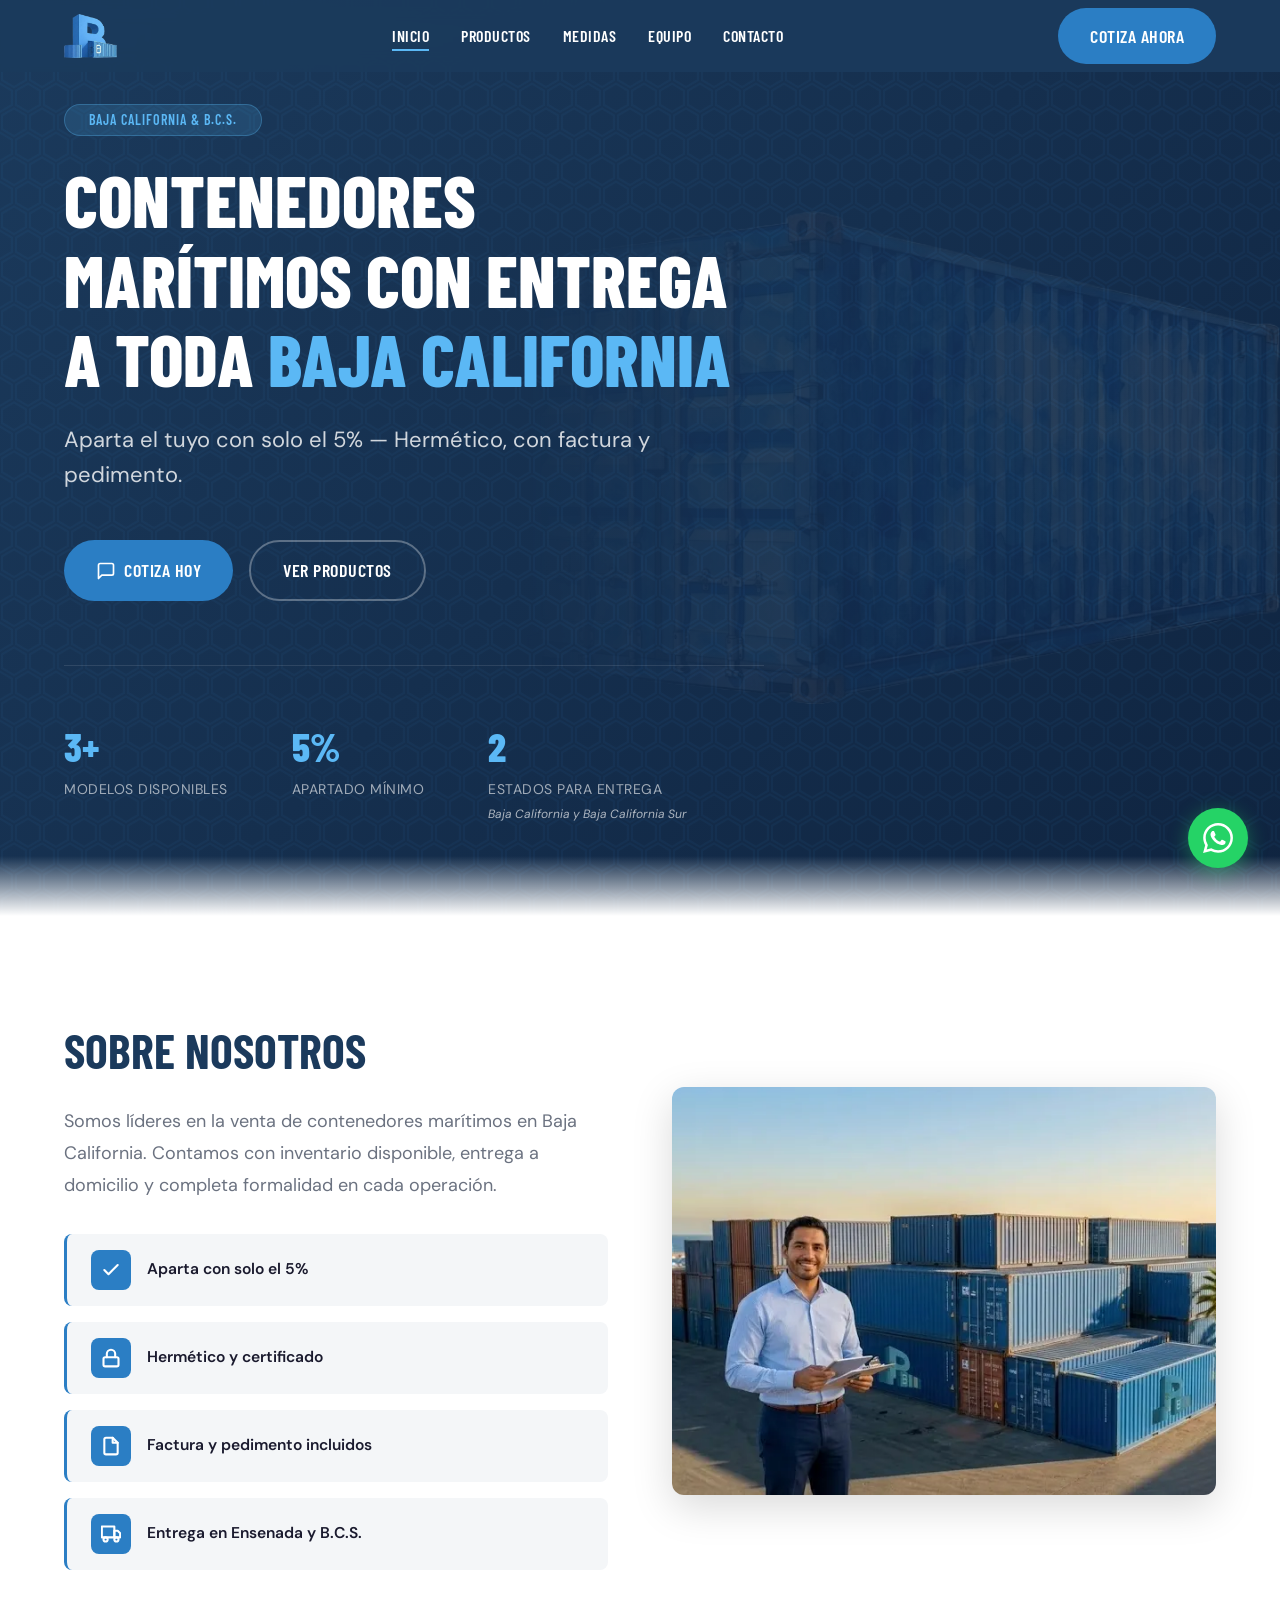
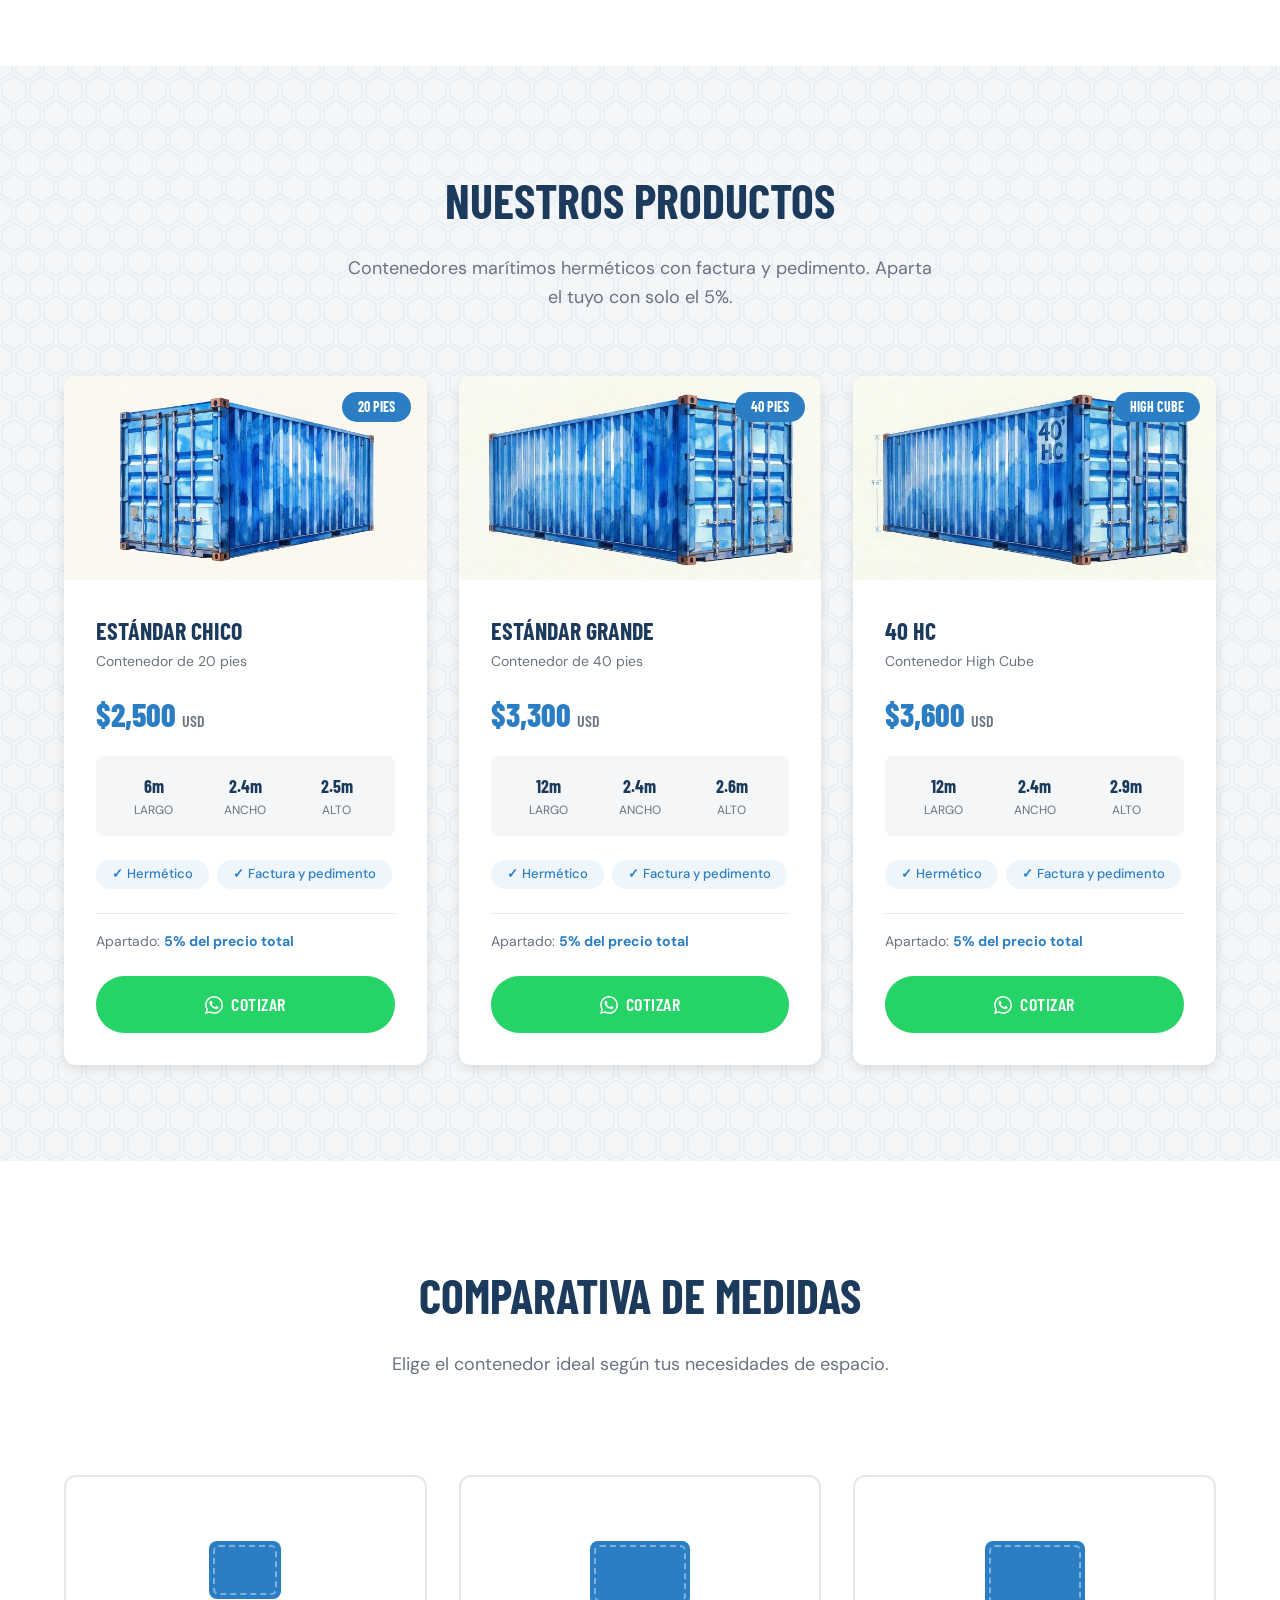
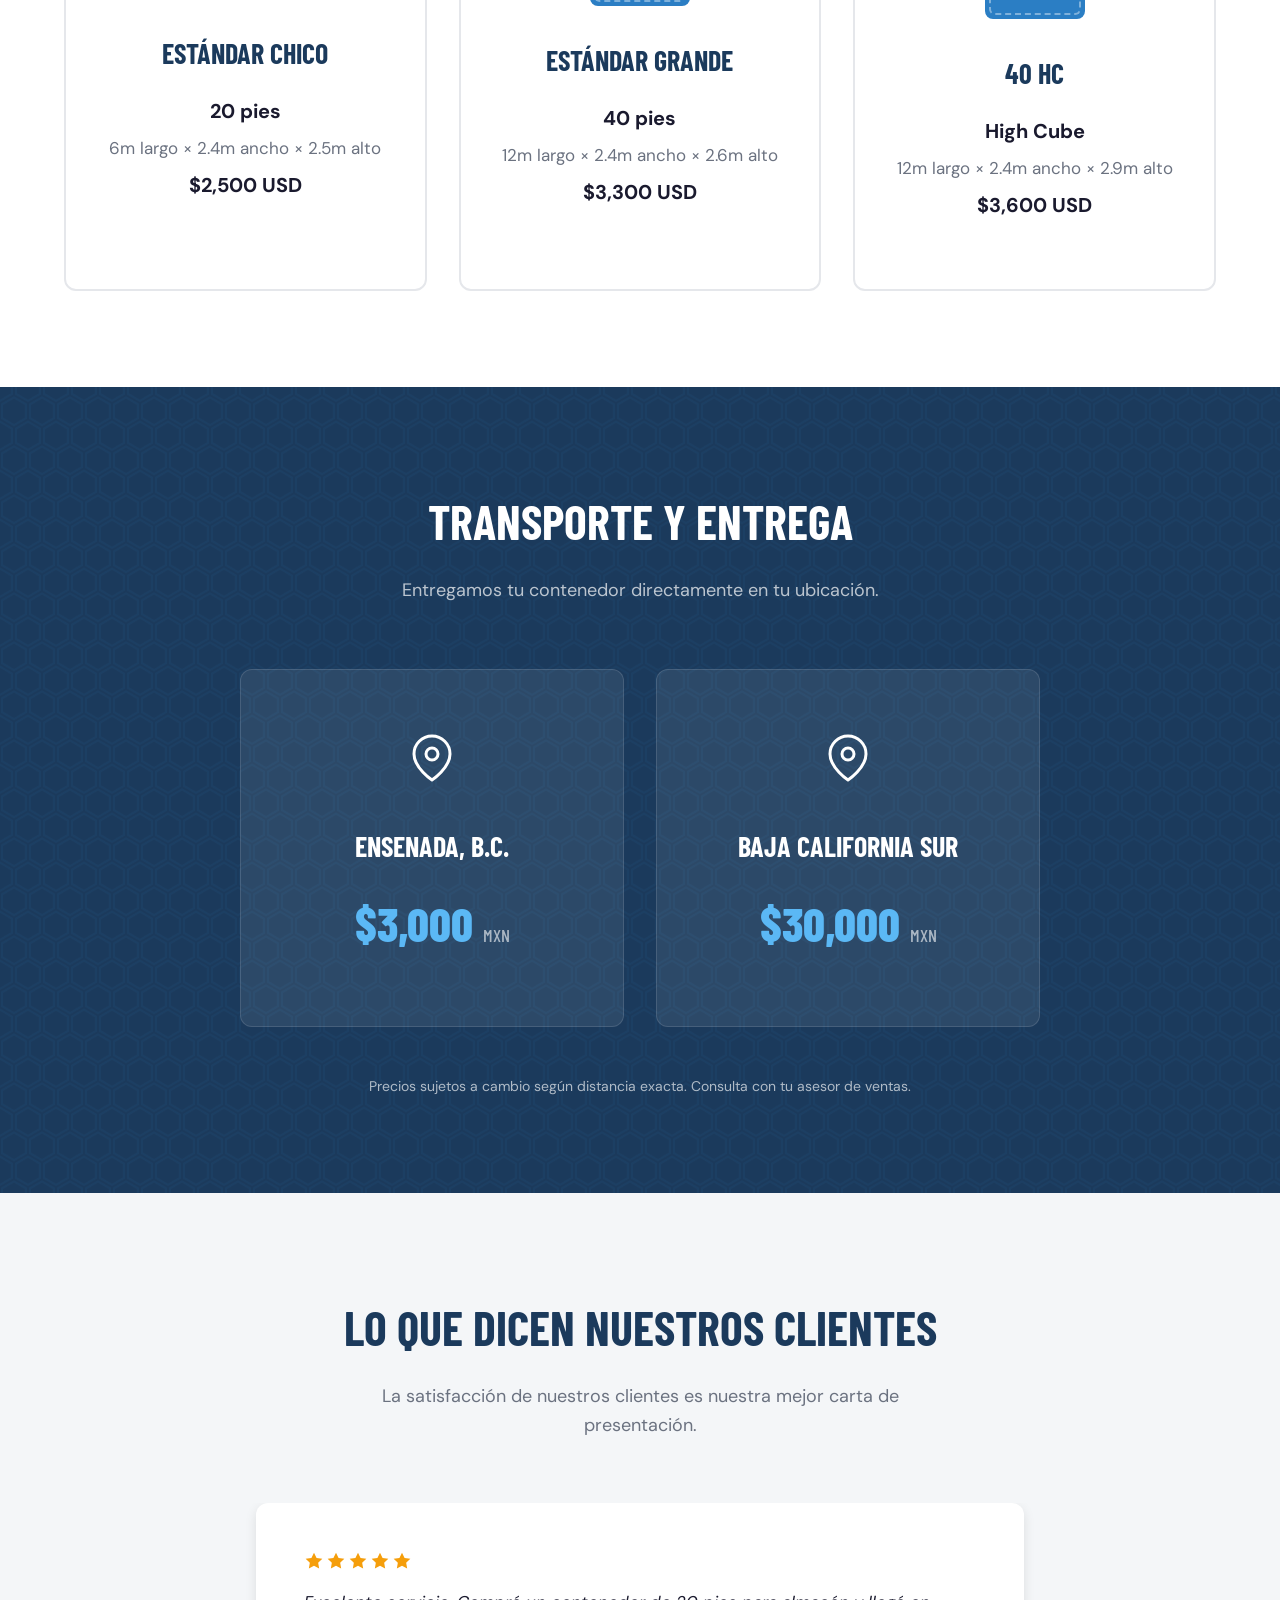
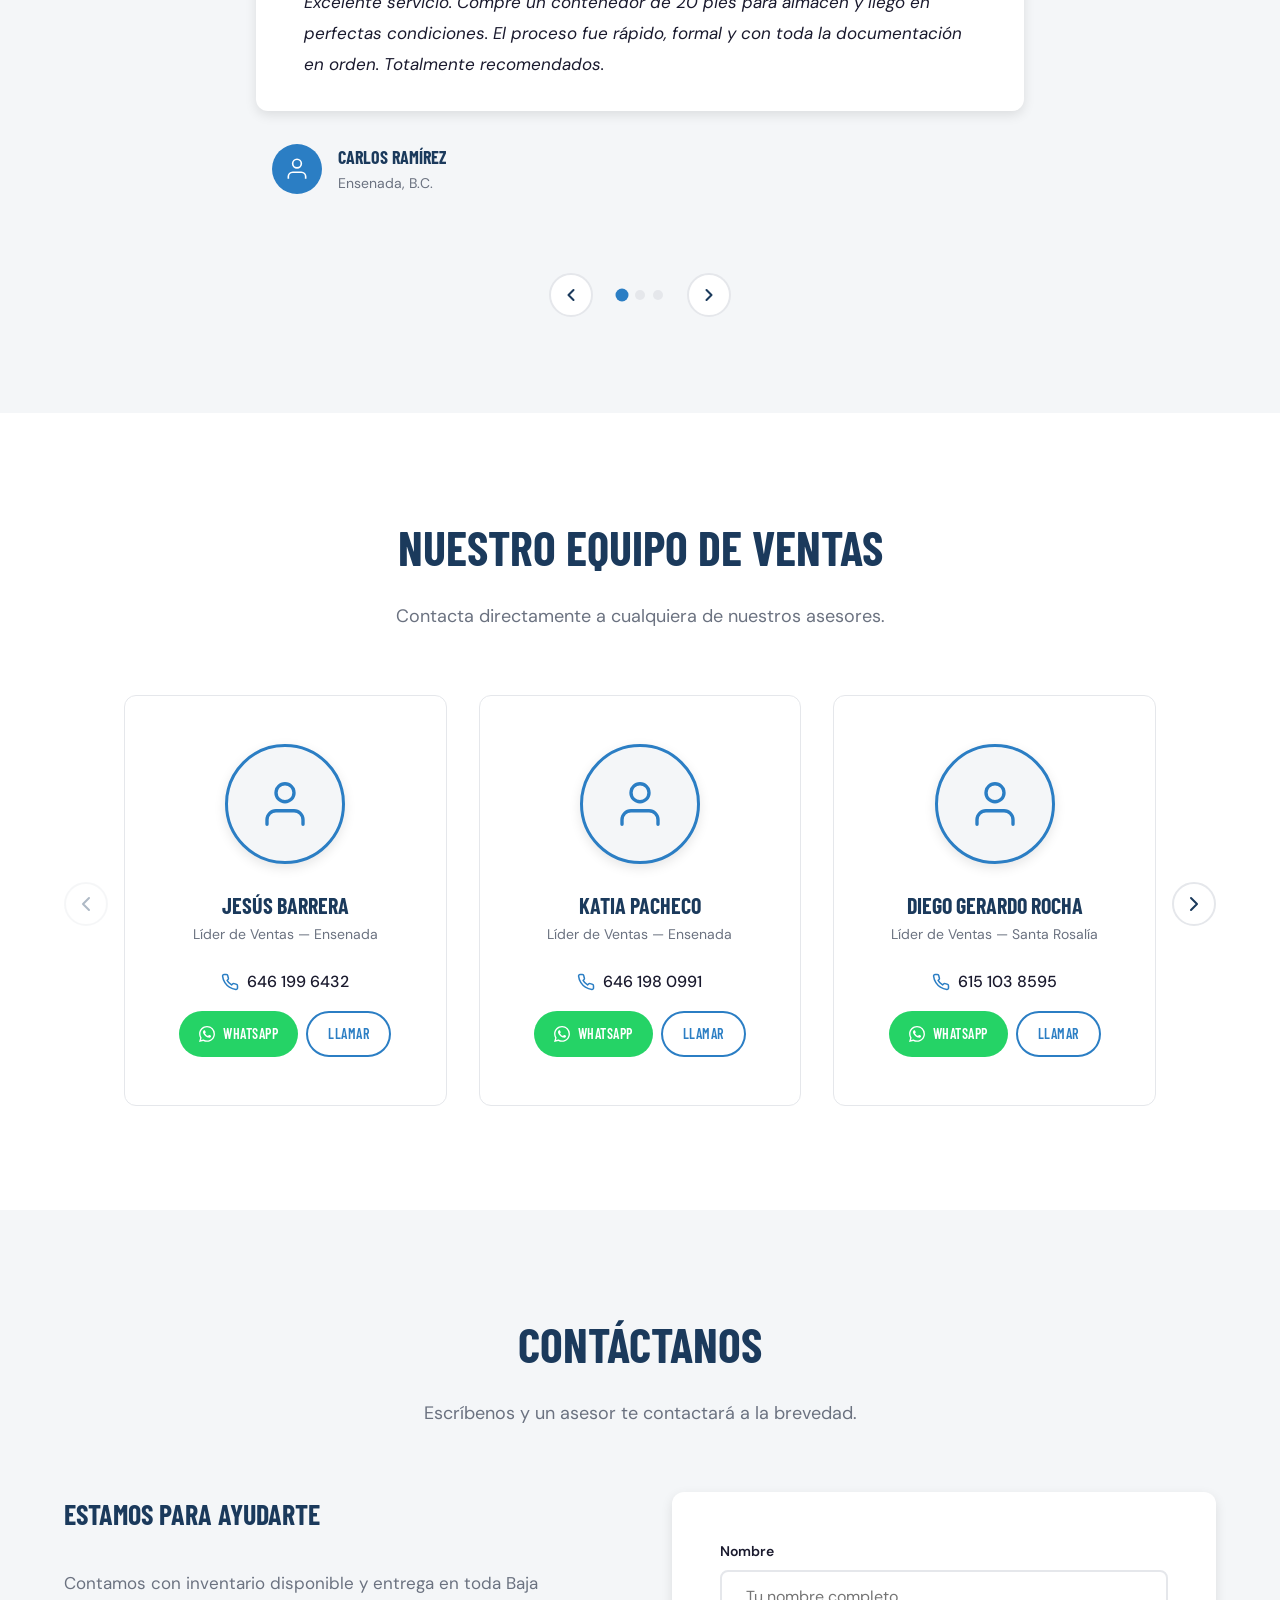
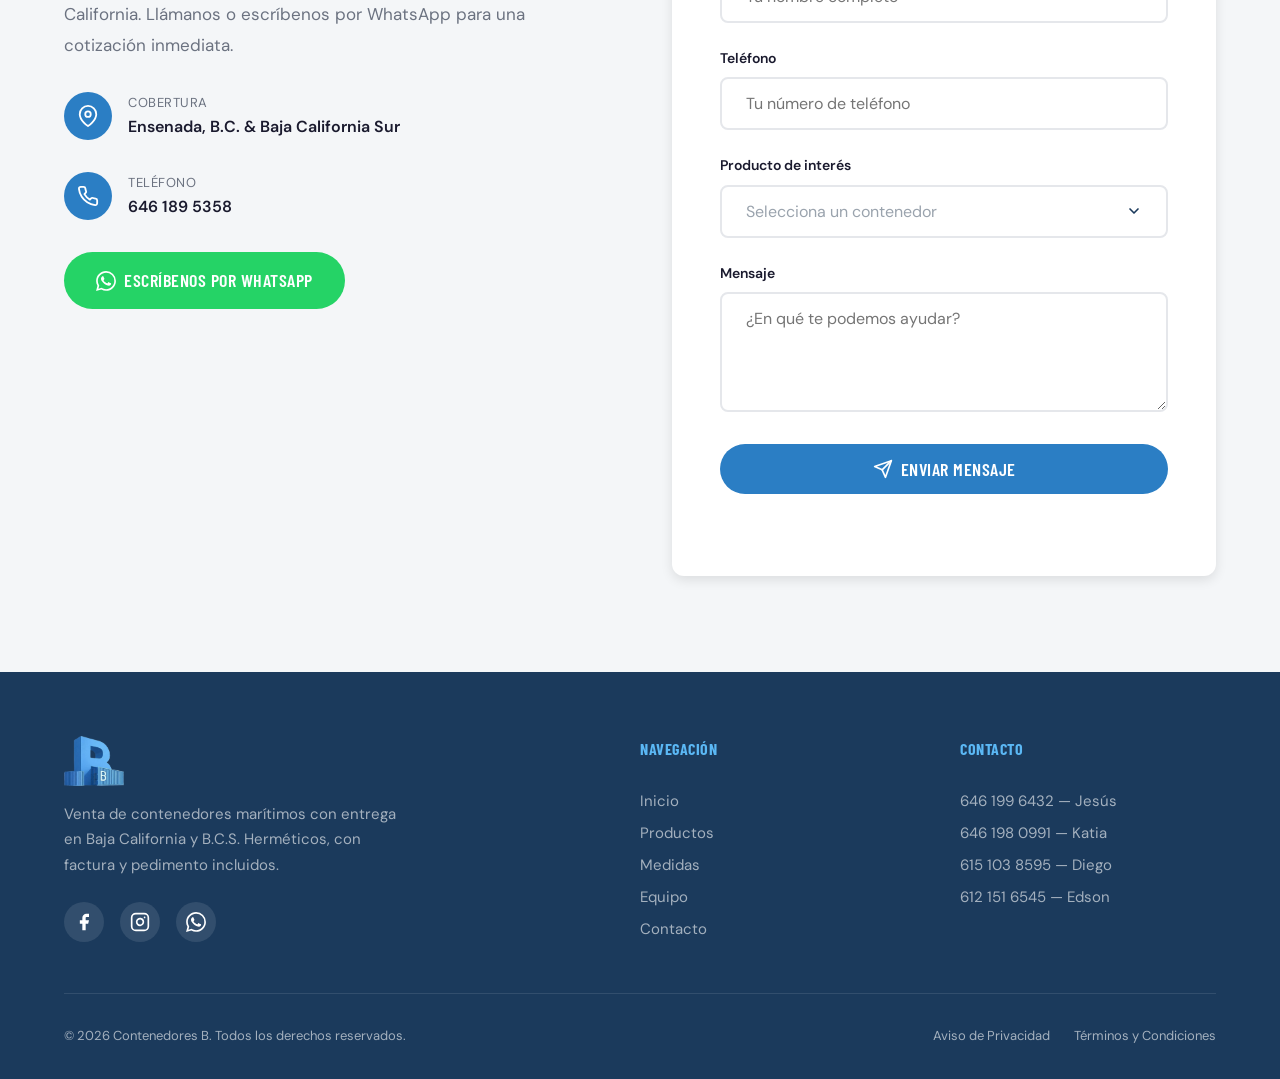
<file: index.html>
<!DOCTYPE html>
<html lang="es">
<head>
  <meta charset="UTF-8" />
  <meta name="viewport" content="width=device-width, initial-scale=1.0" />
  <title>Contenedores B — Venta de Contenedores Marítimos en Baja California</title>
  <meta name="description" content="Venta de contenedores marítimos en Baja California. Estándar de 20 y 40 pies, High Cube. Herméticos, con factura y pedimento. Entrega en Ensenada y B.C.S." />
  <link rel="canonical" href="https://contenedoresb.com/" />
  <meta name="theme-color" content="#2B7EC4" />

  <!-- Open Graph -->
  <meta property="og:type" content="website" />
  <meta property="og:site_name" content="Contenedores B" />
  <meta property="og:title" content="Contenedores B — Venta de Contenedores Marítimos en Baja California" />
  <meta property="og:description" content="Contenedores marítimos de 20 y 40 pies, High Cube. Herméticos, con factura y pedimento. Entrega en Ensenada y Baja California Sur." />
  <meta property="og:url" content="https://contenedoresb.com/" />
  <meta property="og:image" content="https://contenedoresb.com/assets/images/og-image.jpg" />
  <meta property="og:image:width" content="1200" />
  <meta property="og:image:height" content="630" />
  <meta property="og:image:type" content="image/jpeg" />
  <meta property="og:image:alt" content="Contenedores B — Venta de contenedores marítimos en Baja California" />
  <meta property="og:locale" content="es_MX" />

  <!-- Twitter Card -->
  <meta name="twitter:card" content="summary_large_image" />
  <meta name="twitter:title" content="Contenedores B — Venta de Contenedores Marítimos en Baja California" />
  <meta name="twitter:description" content="Contenedores marítimos de 20 y 40 pies, High Cube. Herméticos, con factura y pedimento. Entrega en Ensenada y B.C.S." />
  <meta name="twitter:image" content="https://contenedoresb.com/assets/images/og-image.jpg" />

  <!-- Favicon -->
  <link rel="icon" type="image/png" href="favicon.png" />
  <link rel="apple-touch-icon" href="assets/images/logo/apple-touch-icon.png" />

  <!-- Fonts -->
  <link rel="preconnect" href="https://fonts.googleapis.com" />
  <link rel="preconnect" href="https://fonts.gstatic.com" crossorigin />
  <link href="https://fonts.googleapis.com/css2?family=Barlow+Condensed:wght@600;700;800&family=DM+Sans:wght@400;500;600;700&display=swap" rel="stylesheet" />

  <!-- Styles -->
  <link rel="stylesheet" href="assets/css/variables.css" />
  <link rel="stylesheet" href="assets/css/main.css" />
</head>
<body>

  <!-- Skip to content -->
  <a href="#inicio" class="skip-link">Ir al contenido principal</a>

  <!-- ======== HEADER ======== -->
  <header class="header">
    <div class="container">
      <a href="#inicio" class="header-logo">
        <img src="assets/images/logo/logo-no-bg.png" alt="Contenedores B" />
      </a>
      <nav class="nav" aria-label="Navegación principal">
        <ul class="nav-links">
          <li><a href="#inicio">Inicio</a></li>
          <li><a href="#productos">Productos</a></li>
          <li><a href="#medidas">Medidas</a></li>
          <li><a href="#equipo">Equipo</a></li>
          <li><a href="#contacto">Contacto</a></li>
        </ul>
      </nav>
      <a href="#contacto" class="btn btn-primary nav-cta">Cotiza ahora</a>
      <button class="menu-toggle" aria-label="Abrir menú" aria-expanded="false">
        <span></span>
        <span></span>
        <span></span>
      </button>
    </div>
  </header>

  <!-- ======== HERO ======== -->
  <section id="inicio" class="hero hex-bg">
    <div class="hero-bg-image" aria-hidden="true"></div>
    <div class="container">
      <div class="hero-content">
        <span class="hero-badge">Baja California & B.C.S.</span>
        <h1 class="hero-title">
          Contenedores marítimos con entrega a toda <span>Baja California</span>
        </h1>
        <p class="hero-subtitle">
          Aparta el tuyo con solo el 5% — Hermético, con factura y pedimento.
        </p>
        <div class="hero-ctas">
          <a href="#contacto" class="btn btn-primary">
            <svg width="20" height="20" viewBox="0 0 24 24" fill="none" stroke="currentColor" stroke-width="2" stroke-linecap="round" stroke-linejoin="round"><path d="M21 15a2 2 0 0 1-2 2H7l-4 4V5a2 2 0 0 1 2-2h14a2 2 0 0 1 2 2z"/></svg>
            Cotiza hoy
          </a>
          <a href="#productos" class="btn btn-outline" style="border-color: rgba(255,255,255,0.3); color: white;">
            Ver productos
          </a>
        </div>
        <div class="hero-stats">
          <div>
            <div class="hero-stat-value" data-count="3" data-suffix="+">0</div>
            <div class="hero-stat-label">Modelos disponibles</div>
          </div>
          <div>
            <div class="hero-stat-value" data-count="5" data-suffix="%">0</div>
            <div class="hero-stat-label">Apartado mínimo</div>
          </div>
          <div>
            <div class="hero-stat-value" data-count="2" data-suffix="">0</div>
            <div class="hero-stat-label">Estados para entrega</div>
            <div class="hero-stat-detail">Baja California y Baja California Sur</div>
          </div>
        </div>
      </div>
    </div>
  </section>

  <!-- ======== NOSOTROS ======== -->
  <section id="nosotros" class="section about">
    <div class="container">
      <div class="about-grid">
        <div class="about-text reveal">
          <h2 class="section-title">Sobre nosotros</h2>
          <p>
            Somos líderes en la venta de contenedores marítimos en Baja California.
            Contamos con inventario disponible, entrega a domicilio y completa formalidad
            en cada operación.
          </p>
          <div class="about-highlights">
            <div class="highlight-item">
              <div class="highlight-icon">
                <svg width="20" height="20" viewBox="0 0 24 24" fill="none" stroke="currentColor" stroke-width="2.5" stroke-linecap="round" stroke-linejoin="round"><polyline points="20 6 9 17 4 12"/></svg>
              </div>
              <span class="highlight-text">Aparta con solo el 5%</span>
            </div>
            <div class="highlight-item">
              <div class="highlight-icon">
                <svg width="20" height="20" viewBox="0 0 24 24" fill="none" stroke="currentColor" stroke-width="2.5" stroke-linecap="round" stroke-linejoin="round"><rect x="3" y="11" width="18" height="11" rx="2" ry="2"/><path d="M7 11V7a5 5 0 0 1 10 0v4"/></svg>
              </div>
              <span class="highlight-text">Hermético y certificado</span>
            </div>
            <div class="highlight-item">
              <div class="highlight-icon">
                <svg width="20" height="20" viewBox="0 0 24 24" fill="none" stroke="currentColor" stroke-width="2.5" stroke-linecap="round" stroke-linejoin="round"><path d="M14 2H6a2 2 0 0 0-2 2v16a2 2 0 0 0 2 2h12a2 2 0 0 0 2-2V8z"/><polyline points="14 2 14 8 20 8"/></svg>
              </div>
              <span class="highlight-text">Factura y pedimento incluidos</span>
            </div>
            <div class="highlight-item">
              <div class="highlight-icon">
                <svg width="20" height="20" viewBox="0 0 24 24" fill="none" stroke="currentColor" stroke-width="2.5" stroke-linecap="round" stroke-linejoin="round"><rect x="1" y="3" width="15" height="13"/><polygon points="16 8 20 8 23 11 23 16 16 16 16 8"/><circle cx="5.5" cy="18.5" r="2.5"/><circle cx="18.5" cy="18.5" r="2.5"/></svg>
              </div>
              <span class="highlight-text">Entrega en Ensenada y B.C.S.</span>
            </div>
          </div>
        </div>
        <div class="about-image reveal">
          <picture>
            <source srcset="assets/images/sobre_nosotros.webp" type="image/webp" />
            <img
              src="assets/images/sobre_nosotros.png"
              alt="Contenedores marítimos Contenedores B"
              width="719" height="459"
              loading="lazy"
            />
          </picture>
        </div>
      </div>
    </div>
  </section>

  <!-- ======== PRODUCTOS ======== -->
  <section id="productos" class="section products hex-bg">
    <div class="container">
      <div class="section-header reveal">
        <h2 class="section-title">Nuestros productos</h2>
        <p class="section-subtitle">
          Contenedores marítimos herméticos con factura y pedimento. Aparta el tuyo con solo el 5%.
        </p>
      </div>
      <div class="products-grid">
        <!-- Estándar Chico -->
        <div class="product-card reveal">
          <div class="product-card-image">
            <picture>
              <source srcset="assets/images/products/20_pies.webp" type="image/webp" />
              <img
                src="assets/images/products/20_pies.png"
                class="product-image"
                data-product="estandar-chico"
                alt="Contenedor Estándar Chico 20 pies"
                width="1365" height="768"
                loading="lazy"
              />
            </picture>
            <span class="product-card-badge">20 pies</span>
          </div>
          <div class="product-card-body">
            <h3 class="product-card-title">Estándar Chico</h3>
            <p class="product-card-subtitle">Contenedor de 20 pies</p>
            <div class="product-card-price">$2,500 <small>USD</small></div>
            <div class="product-card-dimensions">
              <div class="dimension">
                <div class="dimension-value">6m</div>
                <div class="dimension-label">Largo</div>
              </div>
              <div class="dimension">
                <div class="dimension-value">2.4m</div>
                <div class="dimension-label">Ancho</div>
              </div>
              <div class="dimension">
                <div class="dimension-value">2.5m</div>
                <div class="dimension-label">Alto</div>
              </div>
            </div>
            <div class="product-card-features">
              <span class="feature-tag">Hermético</span>
              <span class="feature-tag">Factura y pedimento</span>
            </div>
            <p class="product-card-deposit">Apartado: <strong>5% del precio total</strong></p>
            <a href="https://wa.me/526461895358?text=Hola%2C%20me%20interesa%20el%20contenedor%20Est%C3%A1ndar%20Chico%2020%20pies" class="btn btn-whatsapp product-card-cta">
              <svg width="18" height="18" viewBox="0 0 24 24" fill="currentColor"><path d="M17.472 14.382c-.297-.149-1.758-.867-2.03-.967-.273-.099-.471-.148-.67.15-.197.297-.767.966-.94 1.164-.173.199-.347.223-.644.075-.297-.15-1.255-.463-2.39-1.475-.883-.788-1.48-1.761-1.653-2.059-.173-.297-.018-.458.13-.606.134-.133.298-.347.446-.52.149-.174.198-.298.298-.497.099-.198.05-.371-.025-.52-.075-.149-.669-1.612-.916-2.207-.242-.579-.487-.5-.669-.51-.173-.008-.371-.01-.57-.01-.198 0-.52.074-.792.372-.272.297-1.04 1.016-1.04 2.479 0 1.462 1.065 2.875 1.213 3.074.149.198 2.096 3.2 5.077 4.487.709.306 1.262.489 1.694.625.712.227 1.36.195 1.871.118.571-.085 1.758-.719 2.006-1.413.248-.694.248-1.289.173-1.413-.074-.124-.272-.198-.57-.347m-5.421 7.403h-.004a9.87 9.87 0 01-5.031-1.378l-.361-.214-3.741.982.998-3.648-.235-.374a9.86 9.86 0 01-1.51-5.26c.001-5.45 4.436-9.884 9.888-9.884 2.64 0 5.122 1.03 6.988 2.898a9.825 9.825 0 012.893 6.994c-.003 5.45-4.437 9.884-9.885 9.884m8.413-18.297A11.815 11.815 0 0012.05 0C5.495 0 .16 5.335.157 11.892c0 2.096.547 4.142 1.588 5.945L.057 24l6.305-1.654a11.882 11.882 0 005.683 1.448h.005c6.554 0 11.89-5.335 11.893-11.893a11.821 11.821 0 00-3.48-8.413z"/></svg>
              Cotizar
            </a>
          </div>
        </div>

        <!-- Estándar Grande -->
        <div class="product-card reveal">
          <div class="product-card-image">
            <picture>
              <source srcset="assets/images/products/40_pies.webp" type="image/webp" />
              <img
                src="assets/images/products/40_pies.png"
                class="product-image"
                data-product="estandar-grande"
                alt="Contenedor Estándar Grande 40 pies"
                width="1365" height="768"
                loading="lazy"
              />
            </picture>
            <span class="product-card-badge">40 pies</span>
          </div>
          <div class="product-card-body">
            <h3 class="product-card-title">Estándar Grande</h3>
            <p class="product-card-subtitle">Contenedor de 40 pies</p>
            <div class="product-card-price">$3,300 <small>USD</small></div>
            <div class="product-card-dimensions">
              <div class="dimension">
                <div class="dimension-value">12m</div>
                <div class="dimension-label">Largo</div>
              </div>
              <div class="dimension">
                <div class="dimension-value">2.4m</div>
                <div class="dimension-label">Ancho</div>
              </div>
              <div class="dimension">
                <div class="dimension-value">2.6m</div>
                <div class="dimension-label">Alto</div>
              </div>
            </div>
            <div class="product-card-features">
              <span class="feature-tag">Hermético</span>
              <span class="feature-tag">Factura y pedimento</span>
            </div>
            <p class="product-card-deposit">Apartado: <strong>5% del precio total</strong></p>
            <a href="https://wa.me/526461895358?text=Hola%2C%20me%20interesa%20el%20contenedor%20Est%C3%A1ndar%20Grande%2040%20pies" class="btn btn-whatsapp product-card-cta">
              <svg width="18" height="18" viewBox="0 0 24 24" fill="currentColor"><path d="M17.472 14.382c-.297-.149-1.758-.867-2.03-.967-.273-.099-.471-.148-.67.15-.197.297-.767.966-.94 1.164-.173.199-.347.223-.644.075-.297-.15-1.255-.463-2.39-1.475-.883-.788-1.48-1.761-1.653-2.059-.173-.297-.018-.458.13-.606.134-.133.298-.347.446-.52.149-.174.198-.298.298-.497.099-.198.05-.371-.025-.52-.075-.149-.669-1.612-.916-2.207-.242-.579-.487-.5-.669-.51-.173-.008-.371-.01-.57-.01-.198 0-.52.074-.792.372-.272.297-1.04 1.016-1.04 2.479 0 1.462 1.065 2.875 1.213 3.074.149.198 2.096 3.2 5.077 4.487.709.306 1.262.489 1.694.625.712.227 1.36.195 1.871.118.571-.085 1.758-.719 2.006-1.413.248-.694.248-1.289.173-1.413-.074-.124-.272-.198-.57-.347m-5.421 7.403h-.004a9.87 9.87 0 01-5.031-1.378l-.361-.214-3.741.982.998-3.648-.235-.374a9.86 9.86 0 01-1.51-5.26c.001-5.45 4.436-9.884 9.888-9.884 2.64 0 5.122 1.03 6.988 2.898a9.825 9.825 0 012.893 6.994c-.003 5.45-4.437 9.884-9.885 9.884m8.413-18.297A11.815 11.815 0 0012.05 0C5.495 0 .16 5.335.157 11.892c0 2.096.547 4.142 1.588 5.945L.057 24l6.305-1.654a11.882 11.882 0 005.683 1.448h.005c6.554 0 11.89-5.335 11.893-11.893a11.821 11.821 0 00-3.48-8.413z"/></svg>
              Cotizar
            </a>
          </div>
        </div>

        <!-- 40 HC -->
        <div class="product-card reveal">
          <div class="product-card-image">
            <picture>
              <source srcset="assets/images/products/high_cube.webp" type="image/webp" />
              <img
                src="assets/images/products/high_cube.png"
                class="product-image"
                data-product="40hc"
                alt="Contenedor 40 HC High Cube"
                width="1365" height="768"
                loading="lazy"
              />
            </picture>
            <span class="product-card-badge">High Cube</span>
          </div>
          <div class="product-card-body">
            <h3 class="product-card-title">40 HC</h3>
            <p class="product-card-subtitle">Contenedor High Cube</p>
            <div class="product-card-price">$3,600 <small>USD</small></div>
            <div class="product-card-dimensions">
              <div class="dimension">
                <div class="dimension-value">12m</div>
                <div class="dimension-label">Largo</div>
              </div>
              <div class="dimension">
                <div class="dimension-value">2.4m</div>
                <div class="dimension-label">Ancho</div>
              </div>
              <div class="dimension">
                <div class="dimension-value">2.9m</div>
                <div class="dimension-label">Alto</div>
              </div>
            </div>
            <div class="product-card-features">
              <span class="feature-tag">Hermético</span>
              <span class="feature-tag">Factura y pedimento</span>
            </div>
            <p class="product-card-deposit">Apartado: <strong>5% del precio total</strong></p>
            <a href="https://wa.me/526461895358?text=Hola%2C%20me%20interesa%20el%20contenedor%2040%20HC%20High%20Cube" class="btn btn-whatsapp product-card-cta">
              <svg width="18" height="18" viewBox="0 0 24 24" fill="currentColor"><path d="M17.472 14.382c-.297-.149-1.758-.867-2.03-.967-.273-.099-.471-.148-.67.15-.197.297-.767.966-.94 1.164-.173.199-.347.223-.644.075-.297-.15-1.255-.463-2.39-1.475-.883-.788-1.48-1.761-1.653-2.059-.173-.297-.018-.458.13-.606.134-.133.298-.347.446-.52.149-.174.198-.298.298-.497.099-.198.05-.371-.025-.52-.075-.149-.669-1.612-.916-2.207-.242-.579-.487-.5-.669-.51-.173-.008-.371-.01-.57-.01-.198 0-.52.074-.792.372-.272.297-1.04 1.016-1.04 2.479 0 1.462 1.065 2.875 1.213 3.074.149.198 2.096 3.2 5.077 4.487.709.306 1.262.489 1.694.625.712.227 1.36.195 1.871.118.571-.085 1.758-.719 2.006-1.413.248-.694.248-1.289.173-1.413-.074-.124-.272-.198-.57-.347m-5.421 7.403h-.004a9.87 9.87 0 01-5.031-1.378l-.361-.214-3.741.982.998-3.648-.235-.374a9.86 9.86 0 01-1.51-5.26c.001-5.45 4.436-9.884 9.888-9.884 2.64 0 5.122 1.03 6.988 2.898a9.825 9.825 0 012.893 6.994c-.003 5.45-4.437 9.884-9.885 9.884m8.413-18.297A11.815 11.815 0 0012.05 0C5.495 0 .16 5.335.157 11.892c0 2.096.547 4.142 1.588 5.945L.057 24l6.305-1.654a11.882 11.882 0 005.683 1.448h.005c6.554 0 11.89-5.335 11.893-11.893a11.821 11.821 0 00-3.48-8.413z"/></svg>
              Cotizar
            </a>
          </div>
        </div>
      </div>
    </div>
  </section>

  <!-- ======== MEDIDAS ======== -->
  <section id="medidas" class="section dimensions">
    <div class="container">
      <div class="section-header reveal">
        <h2 class="section-title">Comparativa de medidas</h2>
        <p class="section-subtitle">
          Elige el contenedor ideal según tus necesidades de espacio.
        </p>
      </div>
      <div class="dimensions-visual">
        <div class="dimension-box reveal">
          <div class="dimension-box-icon size-20"></div>
          <h3 class="dimension-box-title">Estándar Chico</h3>
          <div class="dimension-box-specs">
            <strong>20 pies</strong><br />
            6m largo &times; 2.4m ancho &times; 2.5m alto<br />
            <strong>$2,500 USD</strong>
          </div>
        </div>
        <div class="dimension-box reveal">
          <div class="dimension-box-icon size-40"></div>
          <h3 class="dimension-box-title">Estándar Grande</h3>
          <div class="dimension-box-specs">
            <strong>40 pies</strong><br />
            12m largo &times; 2.4m ancho &times; 2.6m alto<br />
            <strong>$3,300 USD</strong>
          </div>
        </div>
        <div class="dimension-box reveal">
          <div class="dimension-box-icon size-hc"></div>
          <h3 class="dimension-box-title">40 HC</h3>
          <div class="dimension-box-specs">
            <strong>High Cube</strong><br />
            12m largo &times; 2.4m ancho &times; 2.9m alto<br />
            <strong>$3,600 USD</strong>
          </div>
        </div>
      </div>
    </div>
  </section>

  <!-- ======== TRANSPORTE ======== -->
  <section id="transporte" class="section transport hex-bg">
    <div class="container">
      <div class="section-header reveal">
        <h2 class="section-title">Transporte y entrega</h2>
        <p class="section-subtitle">
          Entregamos tu contenedor directamente en tu ubicación.
        </p>
      </div>
      <div class="transport-grid reveal">
        <div class="transport-card">
          <div class="transport-card-icon">
            <svg width="48" height="48" viewBox="0 0 24 24" fill="none" stroke="currentColor" stroke-width="1.5" stroke-linecap="round" stroke-linejoin="round"><path d="M21 10c0 7-9 13-9 13s-9-6-9-13a9 9 0 0 1 18 0z"/><circle cx="12" cy="10" r="3"/></svg>
          </div>
          <h3 class="transport-card-destination">Ensenada, B.C.</h3>
          <div class="transport-card-price">$3,000 <small>MXN</small></div>
        </div>
        <div class="transport-card">
          <div class="transport-card-icon">
            <svg width="48" height="48" viewBox="0 0 24 24" fill="none" stroke="currentColor" stroke-width="1.5" stroke-linecap="round" stroke-linejoin="round"><path d="M21 10c0 7-9 13-9 13s-9-6-9-13a9 9 0 0 1 18 0z"/><circle cx="12" cy="10" r="3"/></svg>
          </div>
          <h3 class="transport-card-destination">Baja California Sur</h3>
          <div class="transport-card-price">$30,000 <small>MXN</small></div>
        </div>
      </div>
      <p class="transport-note reveal">
        Precios sujetos a cambio según distancia exacta. Consulta con tu asesor de ventas.
      </p>
    </div>
  </section>

  <!-- ======== TESTIMONIOS ======== -->
  <section id="testimonios" class="section testimonials">
    <div class="container">
      <div class="section-header reveal">
        <h2 class="section-title">Lo que dicen nuestros clientes</h2>
        <p class="section-subtitle">
          La satisfacción de nuestros clientes es nuestra mejor carta de presentación.
        </p>
      </div>
      <div class="testimonial-slider reveal">
        <div class="testimonial-track" id="testimonial-track">
          <!-- Carlos -->
          <div class="testimonial-card">
            <div class="testimonial-quote">
              <div class="testimonial-stars" aria-label="5 de 5 estrellas">
                <svg viewBox="0 0 24 24" fill="currentColor"><path d="M12 2l3.09 6.26L22 9.27l-5 4.87 1.18 6.88L12 17.77l-6.18 3.25L7 14.14 2 9.27l6.91-1.01L12 2z"/></svg>
                <svg viewBox="0 0 24 24" fill="currentColor"><path d="M12 2l3.09 6.26L22 9.27l-5 4.87 1.18 6.88L12 17.77l-6.18 3.25L7 14.14 2 9.27l6.91-1.01L12 2z"/></svg>
                <svg viewBox="0 0 24 24" fill="currentColor"><path d="M12 2l3.09 6.26L22 9.27l-5 4.87 1.18 6.88L12 17.77l-6.18 3.25L7 14.14 2 9.27l6.91-1.01L12 2z"/></svg>
                <svg viewBox="0 0 24 24" fill="currentColor"><path d="M12 2l3.09 6.26L22 9.27l-5 4.87 1.18 6.88L12 17.77l-6.18 3.25L7 14.14 2 9.27l6.91-1.01L12 2z"/></svg>
                <svg viewBox="0 0 24 24" fill="currentColor"><path d="M12 2l3.09 6.26L22 9.27l-5 4.87 1.18 6.88L12 17.77l-6.18 3.25L7 14.14 2 9.27l6.91-1.01L12 2z"/></svg>
              </div>
              <p>Excelente servicio. Compré un contenedor de 20 pies para almacén y llegó en perfectas condiciones. El proceso fue rápido, formal y con toda la documentación en orden. Totalmente recomendados.</p>
            </div>
            <div class="testimonial-author">
              <div class="testimonial-avatar">
                <svg viewBox="0 0 24 24" fill="none" stroke="currentColor" stroke-width="1.5"><path d="M20 21v-2a4 4 0 0 0-4-4H8a4 4 0 0 0-4 4v2"/><circle cx="12" cy="7" r="4"/></svg>
              </div>
              <div>
                <div class="testimonial-name">Carlos Ramírez</div>
                <div class="testimonial-location">Ensenada, B.C.</div>
              </div>
            </div>
          </div>
          <!-- Lorena -->
          <div class="testimonial-card">
            <div class="testimonial-quote">
              <div class="testimonial-stars" aria-label="5 de 5 estrellas">
                <svg viewBox="0 0 24 24" fill="currentColor"><path d="M12 2l3.09 6.26L22 9.27l-5 4.87 1.18 6.88L12 17.77l-6.18 3.25L7 14.14 2 9.27l6.91-1.01L12 2z"/></svg>
                <svg viewBox="0 0 24 24" fill="currentColor"><path d="M12 2l3.09 6.26L22 9.27l-5 4.87 1.18 6.88L12 17.77l-6.18 3.25L7 14.14 2 9.27l6.91-1.01L12 2z"/></svg>
                <svg viewBox="0 0 24 24" fill="currentColor"><path d="M12 2l3.09 6.26L22 9.27l-5 4.87 1.18 6.88L12 17.77l-6.18 3.25L7 14.14 2 9.27l6.91-1.01L12 2z"/></svg>
                <svg viewBox="0 0 24 24" fill="currentColor"><path d="M12 2l3.09 6.26L22 9.27l-5 4.87 1.18 6.88L12 17.77l-6.18 3.25L7 14.14 2 9.27l6.91-1.01L12 2z"/></svg>
                <svg viewBox="0 0 24 24" fill="currentColor"><path d="M12 2l3.09 6.26L22 9.27l-5 4.87 1.18 6.88L12 17.77l-6.18 3.25L7 14.14 2 9.27l6.91-1.01L12 2z"/></svg>
              </div>
              <p>Necesitaba un contenedor High Cube para mi negocio en Santa Rosalía y pensé que sería complicado el envío a B.C.S. Pero el equipo de Contenedores B se encargó de todo. Muy profesionales y el contenedor está hermético, tal como lo prometieron.</p>
            </div>
            <div class="testimonial-author">
              <div class="testimonial-avatar">
                <svg viewBox="0 0 24 24" fill="none" stroke="currentColor" stroke-width="1.5"><path d="M20 21v-2a4 4 0 0 0-4-4H8a4 4 0 0 0-4 4v2"/><circle cx="12" cy="7" r="4"/></svg>
              </div>
              <div>
                <div class="testimonial-name">Lorena Rivera</div>
                <div class="testimonial-location">Santa Rosalía, B.C.S.</div>
              </div>
            </div>
          </div>
          <!-- Eduardo -->
          <div class="testimonial-card">
            <div class="testimonial-quote">
              <div class="testimonial-stars" aria-label="5 de 5 estrellas">
                <svg viewBox="0 0 24 24" fill="currentColor"><path d="M12 2l3.09 6.26L22 9.27l-5 4.87 1.18 6.88L12 17.77l-6.18 3.25L7 14.14 2 9.27l6.91-1.01L12 2z"/></svg>
                <svg viewBox="0 0 24 24" fill="currentColor"><path d="M12 2l3.09 6.26L22 9.27l-5 4.87 1.18 6.88L12 17.77l-6.18 3.25L7 14.14 2 9.27l6.91-1.01L12 2z"/></svg>
                <svg viewBox="0 0 24 24" fill="currentColor"><path d="M12 2l3.09 6.26L22 9.27l-5 4.87 1.18 6.88L12 17.77l-6.18 3.25L7 14.14 2 9.27l6.91-1.01L12 2z"/></svg>
                <svg viewBox="0 0 24 24" fill="currentColor"><path d="M12 2l3.09 6.26L22 9.27l-5 4.87 1.18 6.88L12 17.77l-6.18 3.25L7 14.14 2 9.27l6.91-1.01L12 2z"/></svg>
                <svg viewBox="0 0 24 24" fill="currentColor"><path d="M12 2l3.09 6.26L22 9.27l-5 4.87 1.18 6.88L12 17.77l-6.18 3.25L7 14.14 2 9.27l6.91-1.01L12 2z"/></svg>
              </div>
              <p>Ya van dos contenedores que les compro. El primero de 20 pies y luego uno de 40. Apartar con el 5% es muy accesible y la factura y pedimento te dan tranquilidad. Sin duda, los mejores precios de la zona.</p>
            </div>
            <div class="testimonial-author">
              <div class="testimonial-avatar">
                <svg viewBox="0 0 24 24" fill="none" stroke="currentColor" stroke-width="1.5"><path d="M20 21v-2a4 4 0 0 0-4-4H8a4 4 0 0 0-4 4v2"/><circle cx="12" cy="7" r="4"/></svg>
              </div>
              <div>
                <div class="testimonial-name">Eduardo García</div>
                <div class="testimonial-location">Loreto, B.C.S.</div>
              </div>
            </div>
          </div>
        </div>
        <div class="testimonial-controls">
          <button class="testimonial-btn testimonial-prev" aria-label="Anterior">
            <svg width="20" height="20" viewBox="0 0 24 24" fill="none" stroke="currentColor" stroke-width="2.5" stroke-linecap="round" stroke-linejoin="round"><polyline points="15 18 9 12 15 6"/></svg>
          </button>
          <div class="testimonial-dots" id="testimonial-dots"></div>
          <button class="testimonial-btn testimonial-next" aria-label="Siguiente">
            <svg width="20" height="20" viewBox="0 0 24 24" fill="none" stroke="currentColor" stroke-width="2.5" stroke-linecap="round" stroke-linejoin="round"><polyline points="9 18 15 12 9 6"/></svg>
          </button>
        </div>
      </div>
    </div>
  </section>

  <!-- ======== EQUIPO ======== -->
  <section id="equipo" class="section team">
    <div class="container">
      <div class="section-header reveal">
        <h2 class="section-title">Nuestro equipo de ventas</h2>
        <p class="section-subtitle">
          Contacta directamente a cualquiera de nuestros asesores.
        </p>
      </div>
      <div class="team-slider">
        <button class="team-nav team-nav-prev" type="button" aria-label="Anterior">
          <svg width="24" height="24" viewBox="0 0 24 24" fill="none" stroke="currentColor" stroke-width="2" stroke-linecap="round" stroke-linejoin="round"><polyline points="15 18 9 12 15 6"/></svg>
        </button>
        <div class="team-grid" id="team-grid">
        <!-- Jesus -->
        <div class="team-card reveal">
          <div class="team-card-avatar team-card-avatar--placeholder">
            <svg viewBox="0 0 24 24" fill="none" stroke="currentColor" stroke-width="1.5" stroke-linecap="round" stroke-linejoin="round"><path d="M20 21v-2a4 4 0 0 0-4-4H8a4 4 0 0 0-4 4v2"/><circle cx="12" cy="7" r="4"/></svg>
          </div>
          <h3 class="team-card-name">Jesús Barrera</h3>
          <p class="team-card-role">Líder de Ventas — Ensenada</p>
          <a href="tel:+526461996432" class="team-card-phone">
            <svg viewBox="0 0 24 24" fill="none" stroke="currentColor" stroke-width="2" stroke-linecap="round" stroke-linejoin="round"><path d="M22 16.92v3a2 2 0 0 1-2.18 2 19.79 19.79 0 0 1-8.63-3.07 19.5 19.5 0 0 1-6-6 19.79 19.79 0 0 1-3.07-8.67A2 2 0 0 1 4.11 2h3a2 2 0 0 1 2 1.72 12.84 12.84 0 0 0 .7 2.81 2 2 0 0 1-.45 2.11L8.09 9.91a16 16 0 0 0 6 6l1.27-1.27a2 2 0 0 1 2.11-.45 12.84 12.84 0 0 0 2.81.7A2 2 0 0 1 22 16.92z"/></svg>
            646 199 6432
          </a>
          <div class="team-card-actions">
            <a href="https://wa.me/526461996432" class="btn btn-whatsapp" target="_blank" rel="noopener">
              <svg width="16" height="16" viewBox="0 0 24 24" fill="currentColor"><path d="M17.472 14.382c-.297-.149-1.758-.867-2.03-.967-.273-.099-.471-.148-.67.15-.197.297-.767.966-.94 1.164-.173.199-.347.223-.644.075-.297-.15-1.255-.463-2.39-1.475-.883-.788-1.48-1.761-1.653-2.059-.173-.297-.018-.458.13-.606.134-.133.298-.347.446-.52.149-.174.198-.298.298-.497.099-.198.05-.371-.025-.52-.075-.149-.669-1.612-.916-2.207-.242-.579-.487-.5-.669-.51-.173-.008-.371-.01-.57-.01-.198 0-.52.074-.792.372-.272.297-1.04 1.016-1.04 2.479 0 1.462 1.065 2.875 1.213 3.074.149.198 2.096 3.2 5.077 4.487.709.306 1.262.489 1.694.625.712.227 1.36.195 1.871.118.571-.085 1.758-.719 2.006-1.413.248-.694.248-1.289.173-1.413-.074-.124-.272-.198-.57-.347m-5.421 7.403h-.004a9.87 9.87 0 01-5.031-1.378l-.361-.214-3.741.982.998-3.648-.235-.374a9.86 9.86 0 01-1.51-5.26c.001-5.45 4.436-9.884 9.888-9.884 2.64 0 5.122 1.03 6.988 2.898a9.825 9.825 0 012.893 6.994c-.003 5.45-4.437 9.884-9.885 9.884m8.413-18.297A11.815 11.815 0 0012.05 0C5.495 0 .16 5.335.157 11.892c0 2.096.547 4.142 1.588 5.945L.057 24l6.305-1.654a11.882 11.882 0 005.683 1.448h.005c6.554 0 11.89-5.335 11.893-11.893a11.821 11.821 0 00-3.48-8.413z"/></svg>
              WhatsApp
            </a>
            <a href="tel:+526461996432" class="btn btn-outline">Llamar</a>
          </div>
        </div>

        <!-- Katia -->
        <div class="team-card reveal">
          <div class="team-card-avatar team-card-avatar--placeholder">
            <svg viewBox="0 0 24 24" fill="none" stroke="currentColor" stroke-width="1.5" stroke-linecap="round" stroke-linejoin="round"><path d="M20 21v-2a4 4 0 0 0-4-4H8a4 4 0 0 0-4 4v2"/><circle cx="12" cy="7" r="4"/></svg>
          </div>
          <h3 class="team-card-name">Katia Pacheco</h3>
          <p class="team-card-role">Líder de Ventas — Ensenada</p>
          <a href="tel:+526461980991" class="team-card-phone">
            <svg viewBox="0 0 24 24" fill="none" stroke="currentColor" stroke-width="2" stroke-linecap="round" stroke-linejoin="round"><path d="M22 16.92v3a2 2 0 0 1-2.18 2 19.79 19.79 0 0 1-8.63-3.07 19.5 19.5 0 0 1-6-6 19.79 19.79 0 0 1-3.07-8.67A2 2 0 0 1 4.11 2h3a2 2 0 0 1 2 1.72 12.84 12.84 0 0 0 .7 2.81 2 2 0 0 1-.45 2.11L8.09 9.91a16 16 0 0 0 6 6l1.27-1.27a2 2 0 0 1 2.11-.45 12.84 12.84 0 0 0 2.81.7A2 2 0 0 1 22 16.92z"/></svg>
            646 198 0991
          </a>
          <div class="team-card-actions">
            <a href="https://wa.me/526461980991" class="btn btn-whatsapp" target="_blank" rel="noopener">
              <svg width="16" height="16" viewBox="0 0 24 24" fill="currentColor"><path d="M17.472 14.382c-.297-.149-1.758-.867-2.03-.967-.273-.099-.471-.148-.67.15-.197.297-.767.966-.94 1.164-.173.199-.347.223-.644.075-.297-.15-1.255-.463-2.39-1.475-.883-.788-1.48-1.761-1.653-2.059-.173-.297-.018-.458.13-.606.134-.133.298-.347.446-.52.149-.174.198-.298.298-.497.099-.198.05-.371-.025-.52-.075-.149-.669-1.612-.916-2.207-.242-.579-.487-.5-.669-.51-.173-.008-.371-.01-.57-.01-.198 0-.52.074-.792.372-.272.297-1.04 1.016-1.04 2.479 0 1.462 1.065 2.875 1.213 3.074.149.198 2.096 3.2 5.077 4.487.709.306 1.262.489 1.694.625.712.227 1.36.195 1.871.118.571-.085 1.758-.719 2.006-1.413.248-.694.248-1.289.173-1.413-.074-.124-.272-.198-.57-.347m-5.421 7.403h-.004a9.87 9.87 0 01-5.031-1.378l-.361-.214-3.741.982.998-3.648-.235-.374a9.86 9.86 0 01-1.51-5.26c.001-5.45 4.436-9.884 9.888-9.884 2.64 0 5.122 1.03 6.988 2.898a9.825 9.825 0 012.893 6.994c-.003 5.45-4.437 9.884-9.885 9.884m8.413-18.297A11.815 11.815 0 0012.05 0C5.495 0 .16 5.335.157 11.892c0 2.096.547 4.142 1.588 5.945L.057 24l6.305-1.654a11.882 11.882 0 005.683 1.448h.005c6.554 0 11.89-5.335 11.893-11.893a11.821 11.821 0 00-3.48-8.413z"/></svg>
              WhatsApp
            </a>
            <a href="tel:+526461980991" class="btn btn-outline">Llamar</a>
          </div>
        </div>

        <!-- Diego -->
        <div class="team-card reveal">
          <div class="team-card-avatar team-card-avatar--placeholder">
            <svg viewBox="0 0 24 24" fill="none" stroke="currentColor" stroke-width="1.5" stroke-linecap="round" stroke-linejoin="round"><path d="M20 21v-2a4 4 0 0 0-4-4H8a4 4 0 0 0-4 4v2"/><circle cx="12" cy="7" r="4"/></svg>
          </div>
          <h3 class="team-card-name">Diego Gerardo Rocha</h3>
          <p class="team-card-role">Líder de Ventas — Santa Rosalía</p>
          <a href="tel:+526151038595" class="team-card-phone">
            <svg viewBox="0 0 24 24" fill="none" stroke="currentColor" stroke-width="2" stroke-linecap="round" stroke-linejoin="round"><path d="M22 16.92v3a2 2 0 0 1-2.18 2 19.79 19.79 0 0 1-8.63-3.07 19.5 19.5 0 0 1-6-6 19.79 19.79 0 0 1-3.07-8.67A2 2 0 0 1 4.11 2h3a2 2 0 0 1 2 1.72 12.84 12.84 0 0 0 .7 2.81 2 2 0 0 1-.45 2.11L8.09 9.91a16 16 0 0 0 6 6l1.27-1.27a2 2 0 0 1 2.11-.45 12.84 12.84 0 0 0 2.81.7A2 2 0 0 1 22 16.92z"/></svg>
            615 103 8595
          </a>
          <div class="team-card-actions">
            <a href="https://wa.me/526151038595" class="btn btn-whatsapp" target="_blank" rel="noopener">
              <svg width="16" height="16" viewBox="0 0 24 24" fill="currentColor"><path d="M17.472 14.382c-.297-.149-1.758-.867-2.03-.967-.273-.099-.471-.148-.67.15-.197.297-.767.966-.94 1.164-.173.199-.347.223-.644.075-.297-.15-1.255-.463-2.39-1.475-.883-.788-1.48-1.761-1.653-2.059-.173-.297-.018-.458.13-.606.134-.133.298-.347.446-.52.149-.174.198-.298.298-.497.099-.198.05-.371-.025-.52-.075-.149-.669-1.612-.916-2.207-.242-.579-.487-.5-.669-.51-.173-.008-.371-.01-.57-.01-.198 0-.52.074-.792.372-.272.297-1.04 1.016-1.04 2.479 0 1.462 1.065 2.875 1.213 3.074.149.198 2.096 3.2 5.077 4.487.709.306 1.262.489 1.694.625.712.227 1.36.195 1.871.118.571-.085 1.758-.719 2.006-1.413.248-.694.248-1.289.173-1.413-.074-.124-.272-.198-.57-.347m-5.421 7.403h-.004a9.87 9.87 0 01-5.031-1.378l-.361-.214-3.741.982.998-3.648-.235-.374a9.86 9.86 0 01-1.51-5.26c.001-5.45 4.436-9.884 9.888-9.884 2.64 0 5.122 1.03 6.988 2.898a9.825 9.825 0 012.893 6.994c-.003 5.45-4.437 9.884-9.885 9.884m8.413-18.297A11.815 11.815 0 0012.05 0C5.495 0 .16 5.335.157 11.892c0 2.096.547 4.142 1.588 5.945L.057 24l6.305-1.654a11.882 11.882 0 005.683 1.448h.005c6.554 0 11.89-5.335 11.893-11.893a11.821 11.821 0 00-3.48-8.413z"/></svg>
              WhatsApp
            </a>
            <a href="tel:+526151038595" class="btn btn-outline">Llamar</a>
          </div>
        </div>

        <!-- Edson -->
        <div class="team-card reveal">
          <div class="team-card-avatar team-card-avatar--placeholder">
            <svg viewBox="0 0 24 24" fill="none" stroke="currentColor" stroke-width="1.5" stroke-linecap="round" stroke-linejoin="round"><path d="M20 21v-2a4 4 0 0 0-4-4H8a4 4 0 0 0-4 4v2"/><circle cx="12" cy="7" r="4"/></svg>
          </div>
          <h3 class="team-card-name">Edson Ahumada</h3>
          <p class="team-card-role">Líder de Ventas — La Paz</p>
          <a href="tel:+526121516545" class="team-card-phone">
            <svg viewBox="0 0 24 24" fill="none" stroke="currentColor" stroke-width="2" stroke-linecap="round" stroke-linejoin="round"><path d="M22 16.92v3a2 2 0 0 1-2.18 2 19.79 19.79 0 0 1-8.63-3.07 19.5 19.5 0 0 1-6-6 19.79 19.79 0 0 1-3.07-8.67A2 2 0 0 1 4.11 2h3a2 2 0 0 1 2 1.72 12.84 12.84 0 0 0 .7 2.81 2 2 0 0 1-.45 2.11L8.09 9.91a16 16 0 0 0 6 6l1.27-1.27a2 2 0 0 1 2.11-.45 12.84 12.84 0 0 0 2.81.7A2 2 0 0 1 22 16.92z"/></svg>
            612 151 6545
          </a>
          <div class="team-card-actions">
            <a href="https://wa.me/526121516545" class="btn btn-whatsapp" target="_blank" rel="noopener">
              <svg width="16" height="16" viewBox="0 0 24 24" fill="currentColor"><path d="M17.472 14.382c-.297-.149-1.758-.867-2.03-.967-.273-.099-.471-.148-.67.15-.197.297-.767.966-.94 1.164-.173.199-.347.223-.644.075-.297-.15-1.255-.463-2.39-1.475-.883-.788-1.48-1.761-1.653-2.059-.173-.297-.018-.458.13-.606.134-.133.298-.347.446-.52.149-.174.198-.298.298-.497.099-.198.05-.371-.025-.52-.075-.149-.669-1.612-.916-2.207-.242-.579-.487-.5-.669-.51-.173-.008-.371-.01-.57-.01-.198 0-.52.074-.792.372-.272.297-1.04 1.016-1.04 2.479 0 1.462 1.065 2.875 1.213 3.074.149.198 2.096 3.2 5.077 4.487.709.306 1.262.489 1.694.625.712.227 1.36.195 1.871.118.571-.085 1.758-.719 2.006-1.413.248-.694.248-1.289.173-1.413-.074-.124-.272-.198-.57-.347m-5.421 7.403h-.004a9.87 9.87 0 01-5.031-1.378l-.361-.214-3.741.982.998-3.648-.235-.374a9.86 9.86 0 01-1.51-5.26c.001-5.45 4.436-9.884 9.888-9.884 2.64 0 5.122 1.03 6.988 2.898a9.825 9.825 0 012.893 6.994c-.003 5.45-4.437 9.884-9.885 9.884m8.413-18.297A11.815 11.815 0 0012.05 0C5.495 0 .16 5.335.157 11.892c0 2.096.547 4.142 1.588 5.945L.057 24l6.305-1.654a11.882 11.882 0 005.683 1.448h.005c6.554 0 11.89-5.335 11.893-11.893a11.821 11.821 0 00-3.48-8.413z"/></svg>
              WhatsApp
            </a>
            <a href="tel:+526121516545" class="btn btn-outline">Llamar</a>
          </div>
        </div>
        </div>
        <button class="team-nav team-nav-next" type="button" aria-label="Siguiente">
          <svg width="24" height="24" viewBox="0 0 24 24" fill="none" stroke="currentColor" stroke-width="2" stroke-linecap="round" stroke-linejoin="round"><polyline points="9 18 15 12 9 6"/></svg>
        </button>
      </div>
      <div class="team-dots" id="team-dots" aria-hidden="true"></div>
    </div>
  </section>

  <!-- ======== CONTACTO ======== -->
  <section id="contacto" class="section contact">
    <div class="container">
      <div class="section-header reveal">
        <h2 class="section-title">Contáctanos</h2>
        <p class="section-subtitle">
          Escríbenos y un asesor te contactará a la brevedad.
        </p>
      </div>
      <div class="contact-grid">
        <div class="contact-info reveal">
          <h3 class="contact-info-title">Estamos para ayudarte</h3>
          <p class="contact-info-text">
            Contamos con inventario disponible y entrega en toda Baja California.
            Llámanos o escríbenos por WhatsApp para una cotización inmediata.
          </p>
          <div class="contact-detail">
            <div class="contact-detail-icon">
              <svg width="22" height="22" viewBox="0 0 24 24" fill="none" stroke="currentColor" stroke-width="2" stroke-linecap="round" stroke-linejoin="round"><path d="M21 10c0 7-9 13-9 13s-9-6-9-13a9 9 0 0 1 18 0z"/><circle cx="12" cy="10" r="3"/></svg>
            </div>
            <div>
              <div class="contact-detail-label">Cobertura</div>
              <div class="contact-detail-value">Ensenada, B.C. &amp; Baja California Sur</div>
            </div>
          </div>
          <div class="contact-detail">
            <div class="contact-detail-icon">
              <svg width="22" height="22" viewBox="0 0 24 24" fill="none" stroke="currentColor" stroke-width="2" stroke-linecap="round" stroke-linejoin="round"><path d="M22 16.92v3a2 2 0 0 1-2.18 2 19.79 19.79 0 0 1-8.63-3.07 19.5 19.5 0 0 1-6-6 19.79 19.79 0 0 1-3.07-8.67A2 2 0 0 1 4.11 2h3a2 2 0 0 1 2 1.72 12.84 12.84 0 0 0 .7 2.81 2 2 0 0 1-.45 2.11L8.09 9.91a16 16 0 0 0 6 6l1.27-1.27a2 2 0 0 1 2.11-.45 12.84 12.84 0 0 0 2.81.7A2 2 0 0 1 22 16.92z"/></svg>
            </div>
            <div>
              <div class="contact-detail-label">Teléfono</div>
              <div class="contact-detail-value">646 189 5358</div>
            </div>
          </div>
          <a href="https://wa.me/526461895358" class="btn btn-whatsapp" target="_blank" rel="noopener">
            <svg width="20" height="20" viewBox="0 0 24 24" fill="currentColor"><path d="M17.472 14.382c-.297-.149-1.758-.867-2.03-.967-.273-.099-.471-.148-.67.15-.197.297-.767.966-.94 1.164-.173.199-.347.223-.644.075-.297-.15-1.255-.463-2.39-1.475-.883-.788-1.48-1.761-1.653-2.059-.173-.297-.018-.458.13-.606.134-.133.298-.347.446-.52.149-.174.198-.298.298-.497.099-.198.05-.371-.025-.52-.075-.149-.669-1.612-.916-2.207-.242-.579-.487-.5-.669-.51-.173-.008-.371-.01-.57-.01-.198 0-.52.074-.792.372-.272.297-1.04 1.016-1.04 2.479 0 1.462 1.065 2.875 1.213 3.074.149.198 2.096 3.2 5.077 4.487.709.306 1.262.489 1.694.625.712.227 1.36.195 1.871.118.571-.085 1.758-.719 2.006-1.413.248-.694.248-1.289.173-1.413-.074-.124-.272-.198-.57-.347m-5.421 7.403h-.004a9.87 9.87 0 01-5.031-1.378l-.361-.214-3.741.982.998-3.648-.235-.374a9.86 9.86 0 01-1.51-5.26c.001-5.45 4.436-9.884 9.888-9.884 2.64 0 5.122 1.03 6.988 2.898a9.825 9.825 0 012.893 6.994c-.003 5.45-4.437 9.884-9.885 9.884m8.413-18.297A11.815 11.815 0 0012.05 0C5.495 0 .16 5.335.157 11.892c0 2.096.547 4.142 1.588 5.945L.057 24l6.305-1.654a11.882 11.882 0 005.683 1.448h.005c6.554 0 11.89-5.335 11.893-11.893a11.821 11.821 0 00-3.48-8.413z"/></svg>
            Escríbenos por WhatsApp
          </a>
        </div>
        <form id="contact-form" class="contact-form reveal" novalidate>
          <div class="form-group">
            <label for="name">Nombre</label>
            <input type="text" id="name" name="name" placeholder="Tu nombre completo" autocomplete="name" required />
          </div>
          <div class="form-group">
            <label for="phone">Teléfono</label>
            <input type="tel" id="phone" name="phone" placeholder="Tu número de teléfono" autocomplete="tel" required />
          </div>
          <div class="form-group">
            <label for="product">Producto de interés</label>
            <select id="product" name="product" required>
              <option value="" disabled selected>Selecciona un contenedor</option>
              <option value="Estándar Chico - 20 Pies">Estándar Chico - 20 Pies</option>
              <option value="Estándar Grande - 40 Pies">Estándar Grande - 40 Pies</option>
              <option value="40 HC - High Cube">40 HC - High Cube</option>
              <option value="No estoy seguro">No estoy seguro</option>
            </select>
          </div>
          <div class="form-group">
            <label for="message">Mensaje</label>
            <textarea id="message" name="message" placeholder="¿En qué te podemos ayudar?" rows="4" required></textarea>
          </div>
          <!-- Honeypot: must remain empty. Hidden from real users. -->
          <div class="form-hp" aria-hidden="true">
            <label for="website">Sitio web</label>
            <input type="text" id="website" name="website" tabindex="-1" autocomplete="off" />
          </div>
          <button type="submit" class="btn btn-primary form-submit">
            <svg width="20" height="20" viewBox="0 0 24 24" fill="none" stroke="currentColor" stroke-width="2" stroke-linecap="round" stroke-linejoin="round"><line x1="22" y1="2" x2="11" y2="13"/><polygon points="22 2 15 22 11 13 2 9 22 2"/></svg>
            <span class="form-submit-label">Enviar mensaje</span>
          </button>
          <p id="form-status" class="form-status" role="status" aria-live="polite"></p>
        </form>
      </div>
    </div>
  </section>

  <!-- ======== FOOTER ======== -->
  <footer class="footer">
    <div class="container">
      <div class="footer-grid">
        <div>
          <div class="footer-logo">
            <img src="assets/images/logo/logo-no-bg.png" alt="Contenedores B" />
          </div>
          <p class="footer-desc">
            Venta de contenedores marítimos con entrega en Baja California y B.C.S.
            Herméticos, con factura y pedimento incluidos.
          </p>
          <div class="footer-social" style="margin-top: var(--space-lg);">
            <!-- Reemplazar href="#" con la URL real cuando el cliente la proporcione -->
            <a href="https://www.facebook.com/ContenedoresB" target="_blank" rel="noopener" class="social-link" data-network="facebook" aria-label="Facebook">
              <svg viewBox="0 0 24 24" fill="currentColor"><path d="M18 2h-3a5 5 0 00-5 5v3H7v4h3v8h4v-8h3l1-4h-4V7a1 1 0 011-1h3z"/></svg>
            </a>
            <a href="https://www.instagram.com/contenedoresb" target="_blank" rel="noopener" class="social-link" data-network="instagram" aria-label="Instagram">
              <svg viewBox="0 0 24 24" fill="none" stroke="currentColor" stroke-width="2" stroke-linecap="round" stroke-linejoin="round"><rect x="2" y="2" width="20" height="20" rx="5" ry="5"/><path d="M16 11.37A4 4 0 1112.63 8 4 4 0 0116 11.37z"/><line x1="17.5" y1="6.5" x2="17.51" y2="6.5"/></svg>
            </a>
            <a href="https://wa.me/526461895358" class="social-link" data-network="whatsapp" aria-label="WhatsApp">
              <svg viewBox="0 0 24 24" fill="currentColor"><path d="M17.472 14.382c-.297-.149-1.758-.867-2.03-.967-.273-.099-.471-.148-.67.15-.197.297-.767.966-.94 1.164-.173.199-.347.223-.644.075-.297-.15-1.255-.463-2.39-1.475-.883-.788-1.48-1.761-1.653-2.059-.173-.297-.018-.458.13-.606.134-.133.298-.347.446-.52.149-.174.198-.298.298-.497.099-.198.05-.371-.025-.52-.075-.149-.669-1.612-.916-2.207-.242-.579-.487-.5-.669-.51-.173-.008-.371-.01-.57-.01-.198 0-.52.074-.792.372-.272.297-1.04 1.016-1.04 2.479 0 1.462 1.065 2.875 1.213 3.074.149.198 2.096 3.2 5.077 4.487.709.306 1.262.489 1.694.625.712.227 1.36.195 1.871.118.571-.085 1.758-.719 2.006-1.413.248-.694.248-1.289.173-1.413-.074-.124-.272-.198-.57-.347m-5.421 7.403h-.004a9.87 9.87 0 01-5.031-1.378l-.361-.214-3.741.982.998-3.648-.235-.374a9.86 9.86 0 01-1.51-5.26c.001-5.45 4.436-9.884 9.888-9.884 2.64 0 5.122 1.03 6.988 2.898a9.825 9.825 0 012.893 6.994c-.003 5.45-4.437 9.884-9.885 9.884m8.413-18.297A11.815 11.815 0 0012.05 0C5.495 0 .16 5.335.157 11.892c0 2.096.547 4.142 1.588 5.945L.057 24l6.305-1.654a11.882 11.882 0 005.683 1.448h.005c6.554 0 11.89-5.335 11.893-11.893a11.821 11.821 0 00-3.48-8.413z"/></svg>
            </a>
          </div>
        </div>
        <div>
          <h4 class="footer-heading">Navegación</h4>
          <div class="footer-links">
            <a href="#inicio">Inicio</a>
            <a href="#productos">Productos</a>
            <a href="#medidas">Medidas</a>
            <a href="#equipo">Equipo</a>
            <a href="#contacto">Contacto</a>
          </div>
        </div>
        <div>
          <h4 class="footer-heading">Contacto</h4>
          <div class="footer-links">
            <a href="tel:+526461996432">646 199 6432 — Jesús</a>
            <a href="tel:+526461980991">646 198 0991 — Katia</a>
            <a href="tel:+526151038595">615 103 8595 — Diego</a>
            <a href="tel:+526121516545">612 151 6545 — Edson</a>
          </div>
        </div>
      </div>
      <div class="footer-bottom">
        <span>&copy; 2026 Contenedores B. Todos los derechos reservados.</span>
        <span class="footer-legal">
          <a href="privacidad.html">Aviso de Privacidad</a>
          <a href="terminos.html">Términos y Condiciones</a>
        </span>
      </div>
    </div>
  </footer>

  <!-- Floating WhatsApp Button -->
  <a href="https://wa.me/526461895358" class="whatsapp-float" target="_blank" rel="noopener" aria-label="Contactar por WhatsApp">
    <svg viewBox="0 0 24 24" fill="currentColor"><path d="M17.472 14.382c-.297-.149-1.758-.867-2.03-.967-.273-.099-.471-.148-.67.15-.197.297-.767.966-.94 1.164-.173.199-.347.223-.644.075-.297-.15-1.255-.463-2.39-1.475-.883-.788-1.48-1.761-1.653-2.059-.173-.297-.018-.458.13-.606.134-.133.298-.347.446-.52.149-.174.198-.298.298-.497.099-.198.05-.371-.025-.52-.075-.149-.669-1.612-.916-2.207-.242-.579-.487-.5-.669-.51-.173-.008-.371-.01-.57-.01-.198 0-.52.074-.792.372-.272.297-1.04 1.016-1.04 2.479 0 1.462 1.065 2.875 1.213 3.074.149.198 2.096 3.2 5.077 4.487.709.306 1.262.489 1.694.625.712.227 1.36.195 1.871.118.571-.085 1.758-.719 2.006-1.413.248-.694.248-1.289.173-1.413-.074-.124-.272-.198-.57-.347m-5.421 7.403h-.004a9.87 9.87 0 01-5.031-1.378l-.361-.214-3.741.982.998-3.648-.235-.374a9.86 9.86 0 01-1.51-5.26c.001-5.45 4.436-9.884 9.888-9.884 2.64 0 5.122 1.03 6.988 2.898a9.825 9.825 0 012.893 6.994c-.003 5.45-4.437 9.884-9.885 9.884m8.413-18.297A11.815 11.815 0 0012.05 0C5.495 0 .16 5.335.157 11.892c0 2.096.547 4.142 1.588 5.945L.057 24l6.305-1.654a11.882 11.882 0 005.683 1.448h.005c6.554 0 11.89-5.335 11.893-11.893a11.821 11.821 0 00-3.48-8.413z"/></svg>
  </a>

  <!-- Scripts -->
  <script src="assets/js/main.js" defer></script>
</body>
</html>
</file>
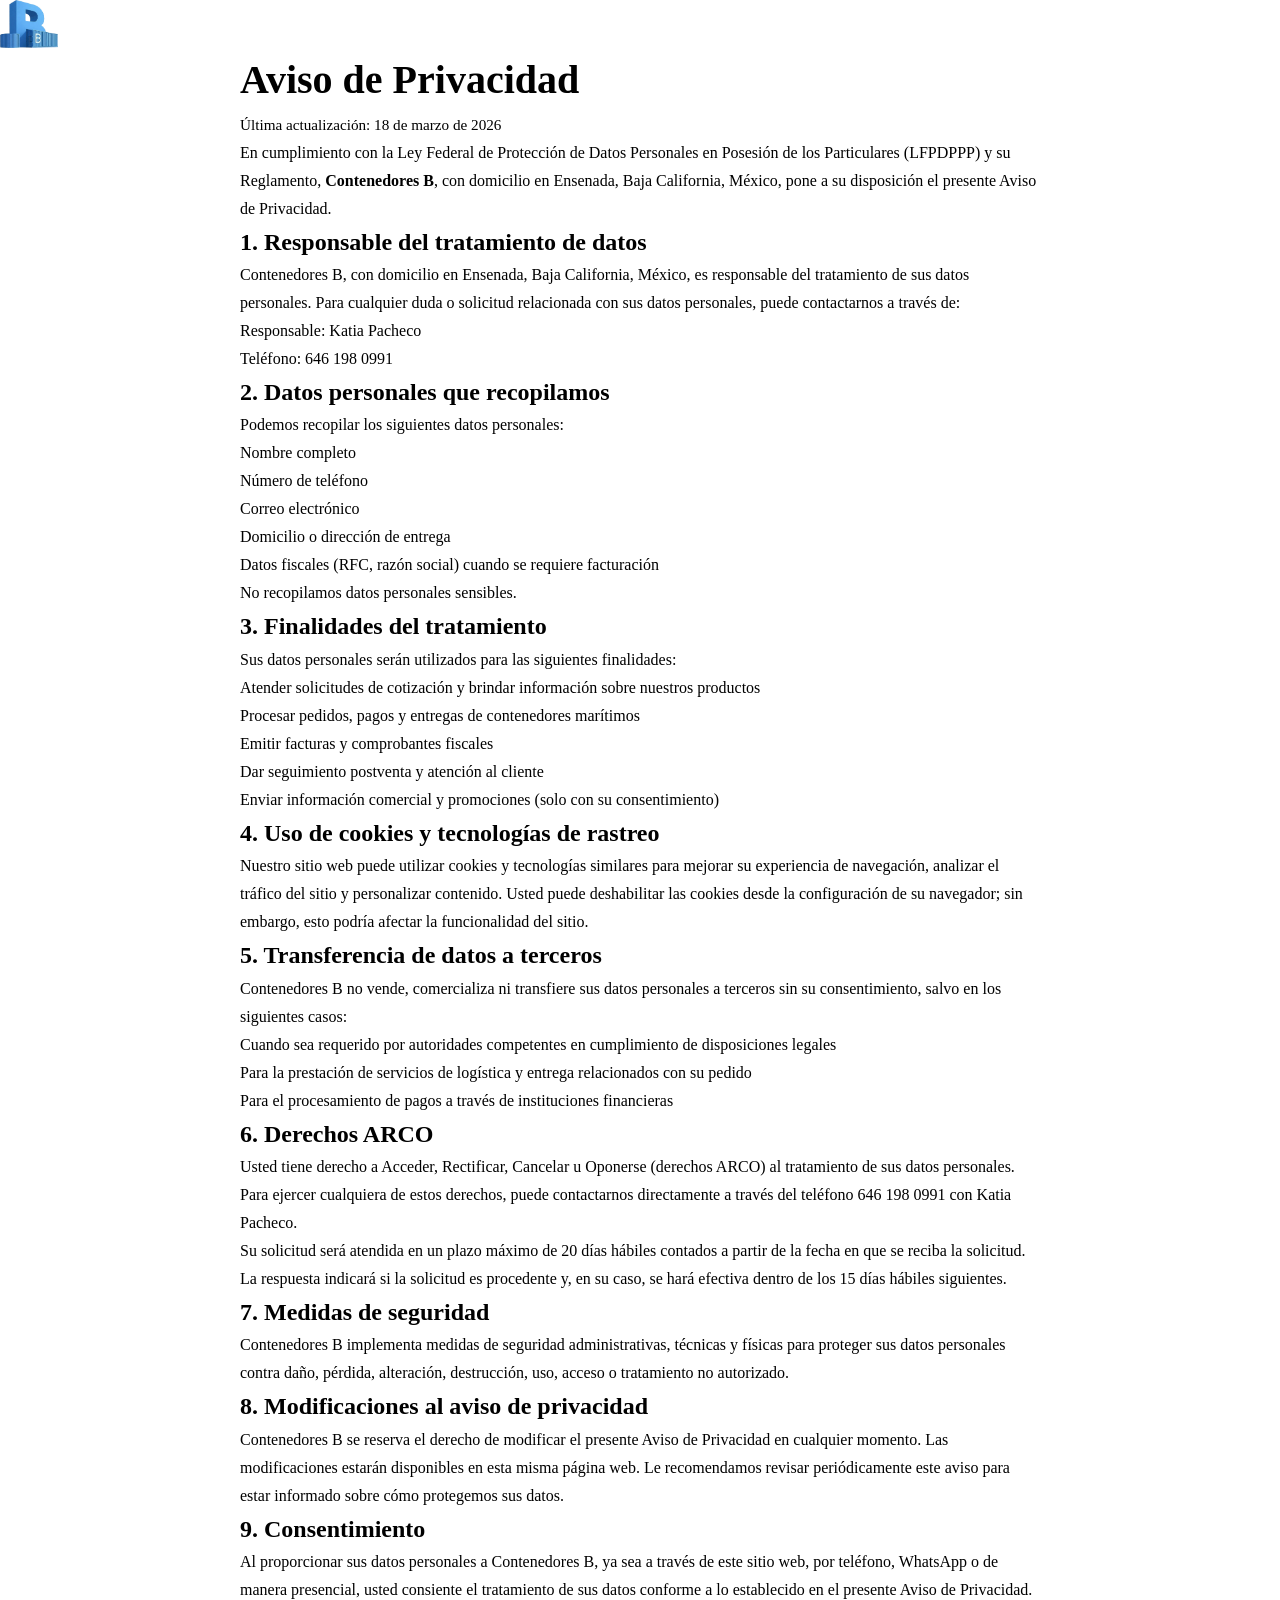
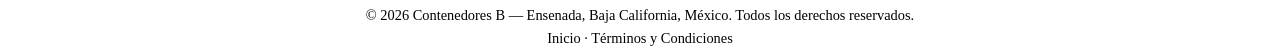
<file: privacidad.html>
<!DOCTYPE html>
<html lang="es">
<head>
  <meta charset="UTF-8" />
  <meta name="viewport" content="width=device-width, initial-scale=1.0" />
  <title>Aviso de Privacidad — Contenedores B</title>
  <meta name="description" content="Aviso de privacidad de Contenedores B. Conoce cómo recopilamos, usamos y protegemos tu información personal." />
  <link rel="canonical" href="https://contenedoresb.com/privacidad.html" />
  <meta name="theme-color" content="#2B7EC4" />
  <meta name="robots" content="noindex,follow" />

  <!-- Open Graph -->
  <meta property="og:type" content="website" />
  <meta property="og:site_name" content="Contenedores B" />
  <meta property="og:title" content="Aviso de Privacidad — Contenedores B" />
  <meta property="og:description" content="Aviso de privacidad de Contenedores B." />
  <meta property="og:url" content="https://contenedoresb.com/privacidad.html" />
  <meta property="og:image" content="https://contenedoresb.com/assets/images/og-image.jpg" />
  <meta property="og:locale" content="es_MX" />

  <!-- Favicon -->
  <link rel="icon" type="image/png" href="favicon.png" />
  <link rel="apple-touch-icon" href="assets/images/logo/apple-touch-icon.png" />

  <!-- Fonts -->
  <link rel="preconnect" href="https://fonts.googleapis.com" />
  <link rel="preconnect" href="https://fonts.gstatic.com" crossorigin />
  <link href="https://fonts.googleapis.com/css2?family=Barlow+Condensed:wght@600;700;800&family=DM+Sans:wght@400;500;600;700&display=swap" rel="stylesheet" />

  <!-- Styles -->
  <link rel="stylesheet" href="assets/css/main.css" />

  <style>
    .legal-page {
      padding: var(--space-4xl) 0;
      min-height: calc(100vh - 200px);
    }
    .legal-page .container {
      max-width: 800px;
    }
    .legal-page h1 {
      font-family: var(--font-heading);
      font-size: 2.5rem;
      color: var(--color-primary-dark);
      margin-bottom: var(--space-sm);
    }
    .legal-page .legal-date {
      color: var(--color-text-muted);
      font-size: 0.95rem;
      margin-bottom: var(--space-3xl);
    }
    .legal-page h2 {
      font-family: var(--font-heading);
      font-size: 1.5rem;
      color: var(--color-primary-dark);
      margin-top: var(--space-2xl);
      margin-bottom: var(--space-md);
    }
    .legal-page p,
    .legal-page ul,
    .legal-page ol {
      font-family: var(--font-body);
      font-size: 1rem;
      line-height: 1.75;
      color: var(--color-text);
      margin-bottom: var(--space-md);
    }
    .legal-page ul,
    .legal-page ol {
      padding-left: var(--space-xl);
    }
    .legal-page li {
      margin-bottom: var(--space-sm);
    }
    .legal-header {
      background: var(--color-primary-dark);
      padding: var(--space-md) 0;
    }
    .legal-header .container {
      display: flex;
      align-items: center;
    }
    .legal-header img {
      height: 48px;
      width: auto;
    }
    .legal-footer {
      background: var(--color-primary-dark);
      color: var(--color-text-light);
      text-align: center;
      padding: var(--space-xl) 0;
      font-family: var(--font-body);
      font-size: 0.9rem;
    }
    .legal-footer a {
      color: var(--color-accent);
      text-decoration: none;
    }
  </style>
</head>
<body>

  <!-- Header -->
  <header class="legal-header">
    <div class="container">
      <a href="index.html">
        <img src="assets/images/logo/logo-no-bg.png" alt="Contenedores B — Inicio" />
      </a>
    </div>
  </header>

  <!-- Content -->
  <main class="legal-page">
    <div class="container">
      <h1>Aviso de Privacidad</h1>
      <p class="legal-date">Última actualización: 18 de marzo de 2026</p>

      <p>En cumplimiento con la Ley Federal de Protección de Datos Personales en Posesión de los Particulares (LFPDPPP) y su Reglamento, <strong>Contenedores B</strong>, con domicilio en Ensenada, Baja California, México, pone a su disposición el presente Aviso de Privacidad.</p>

      <h2>1. Responsable del tratamiento de datos</h2>
      <p>Contenedores B, con domicilio en Ensenada, Baja California, México, es responsable del tratamiento de sus datos personales. Para cualquier duda o solicitud relacionada con sus datos personales, puede contactarnos a través de:</p>
      <ul>
        <li>Responsable: Katia Pacheco</li>
        <li>Teléfono: 646 198 0991</li>
      </ul>

      <h2>2. Datos personales que recopilamos</h2>
      <p>Podemos recopilar los siguientes datos personales:</p>
      <ul>
        <li>Nombre completo</li>
        <li>Número de teléfono</li>
        <li>Correo electrónico</li>
        <li>Domicilio o dirección de entrega</li>
        <li>Datos fiscales (RFC, razón social) cuando se requiere facturación</li>
      </ul>
      <p>No recopilamos datos personales sensibles.</p>

      <h2>3. Finalidades del tratamiento</h2>
      <p>Sus datos personales serán utilizados para las siguientes finalidades:</p>
      <ul>
        <li>Atender solicitudes de cotización y brindar información sobre nuestros productos</li>
        <li>Procesar pedidos, pagos y entregas de contenedores marítimos</li>
        <li>Emitir facturas y comprobantes fiscales</li>
        <li>Dar seguimiento postventa y atención al cliente</li>
        <li>Enviar información comercial y promociones (solo con su consentimiento)</li>
      </ul>

      <h2>4. Uso de cookies y tecnologías de rastreo</h2>
      <p>Nuestro sitio web puede utilizar cookies y tecnologías similares para mejorar su experiencia de navegación, analizar el tráfico del sitio y personalizar contenido. Usted puede deshabilitar las cookies desde la configuración de su navegador; sin embargo, esto podría afectar la funcionalidad del sitio.</p>

      <h2>5. Transferencia de datos a terceros</h2>
      <p>Contenedores B no vende, comercializa ni transfiere sus datos personales a terceros sin su consentimiento, salvo en los siguientes casos:</p>
      <ul>
        <li>Cuando sea requerido por autoridades competentes en cumplimiento de disposiciones legales</li>
        <li>Para la prestación de servicios de logística y entrega relacionados con su pedido</li>
        <li>Para el procesamiento de pagos a través de instituciones financieras</li>
      </ul>

      <h2>6. Derechos ARCO</h2>
      <p>Usted tiene derecho a Acceder, Rectificar, Cancelar u Oponerse (derechos ARCO) al tratamiento de sus datos personales. Para ejercer cualquiera de estos derechos, puede contactarnos directamente a través del teléfono 646 198 0991 con Katia Pacheco.</p>
      <p>Su solicitud será atendida en un plazo máximo de 20 días hábiles contados a partir de la fecha en que se reciba la solicitud. La respuesta indicará si la solicitud es procedente y, en su caso, se hará efectiva dentro de los 15 días hábiles siguientes.</p>

      <h2>7. Medidas de seguridad</h2>
      <p>Contenedores B implementa medidas de seguridad administrativas, técnicas y físicas para proteger sus datos personales contra daño, pérdida, alteración, destrucción, uso, acceso o tratamiento no autorizado.</p>

      <h2>8. Modificaciones al aviso de privacidad</h2>
      <p>Contenedores B se reserva el derecho de modificar el presente Aviso de Privacidad en cualquier momento. Las modificaciones estarán disponibles en esta misma página web. Le recomendamos revisar periódicamente este aviso para estar informado sobre cómo protegemos sus datos.</p>

      <h2>9. Consentimiento</h2>
      <p>Al proporcionar sus datos personales a Contenedores B, ya sea a través de este sitio web, por teléfono, WhatsApp o de manera presencial, usted consiente el tratamiento de sus datos conforme a lo establecido en el presente Aviso de Privacidad.</p>
    </div>
  </main>

  <!-- Footer -->
  <footer class="legal-footer">
    <div class="container">
      <p>&copy; 2026 Contenedores B — Ensenada, Baja California, México. Todos los derechos reservados.</p>
      <p><a href="index.html">Inicio</a> · <a href="terminos.html">Términos y Condiciones</a></p>
    </div>
  </footer>

</body>
</html>
</file>
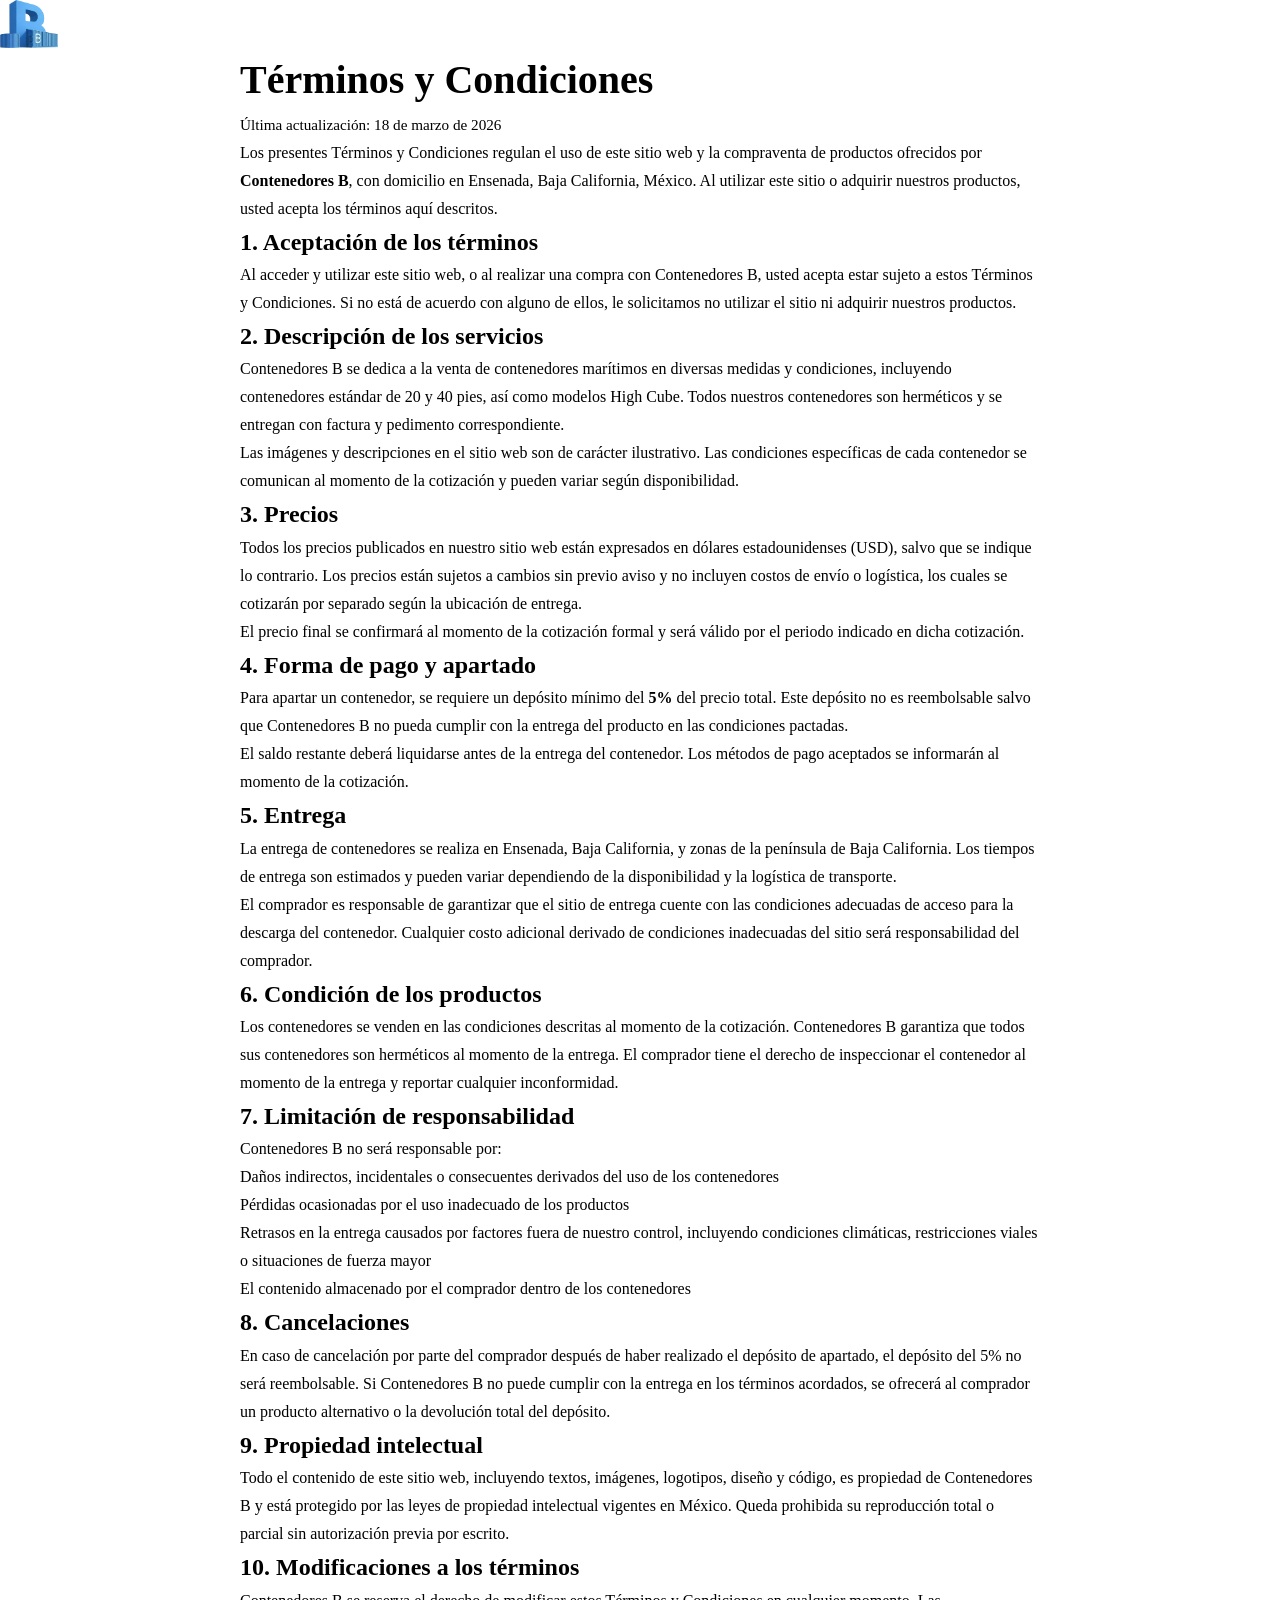
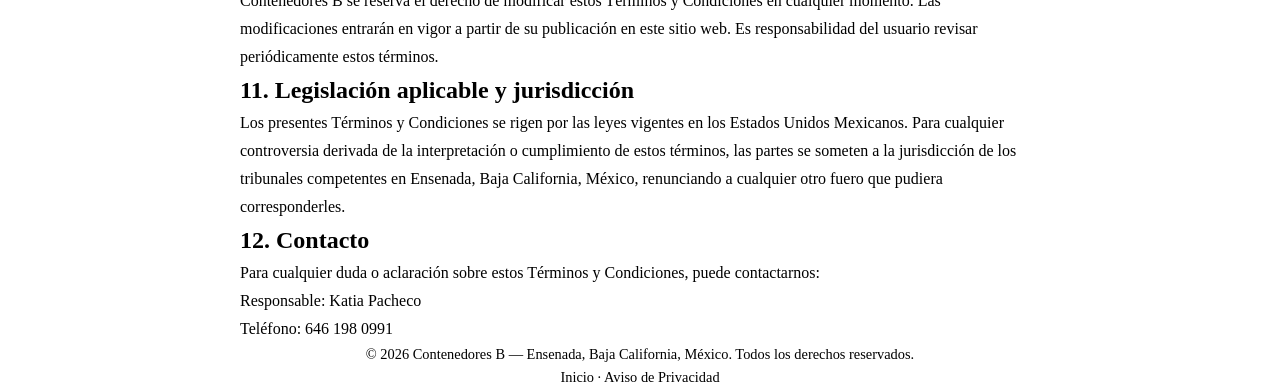
<file: terminos.html>
<!DOCTYPE html>
<html lang="es">
<head>
  <meta charset="UTF-8" />
  <meta name="viewport" content="width=device-width, initial-scale=1.0" />
  <title>Términos y Condiciones — Contenedores B</title>
  <meta name="description" content="Términos y condiciones de Contenedores B. Conoce las condiciones de compra, entrega y garantía de nuestros contenedores marítimos." />
  <link rel="canonical" href="https://contenedoresb.com/terminos.html" />
  <meta name="theme-color" content="#2B7EC4" />
  <meta name="robots" content="noindex,follow" />

  <!-- Open Graph -->
  <meta property="og:type" content="website" />
  <meta property="og:site_name" content="Contenedores B" />
  <meta property="og:title" content="Términos y Condiciones — Contenedores B" />
  <meta property="og:description" content="Términos y condiciones de compra, entrega y garantía de Contenedores B." />
  <meta property="og:url" content="https://contenedoresb.com/terminos.html" />
  <meta property="og:image" content="https://contenedoresb.com/assets/images/og-image.jpg" />
  <meta property="og:locale" content="es_MX" />

  <!-- Favicon -->
  <link rel="icon" type="image/png" href="favicon.png" />
  <link rel="apple-touch-icon" href="assets/images/logo/apple-touch-icon.png" />

  <!-- Fonts -->
  <link rel="preconnect" href="https://fonts.googleapis.com" />
  <link rel="preconnect" href="https://fonts.gstatic.com" crossorigin />
  <link href="https://fonts.googleapis.com/css2?family=Barlow+Condensed:wght@600;700;800&family=DM+Sans:wght@400;500;600;700&display=swap" rel="stylesheet" />

  <!-- Styles -->
  <link rel="stylesheet" href="assets/css/main.css" />

  <style>
    .legal-page {
      padding: var(--space-4xl) 0;
      min-height: calc(100vh - 200px);
    }
    .legal-page .container {
      max-width: 800px;
    }
    .legal-page h1 {
      font-family: var(--font-heading);
      font-size: 2.5rem;
      color: var(--color-primary-dark);
      margin-bottom: var(--space-sm);
    }
    .legal-page .legal-date {
      color: var(--color-text-muted);
      font-size: 0.95rem;
      margin-bottom: var(--space-3xl);
    }
    .legal-page h2 {
      font-family: var(--font-heading);
      font-size: 1.5rem;
      color: var(--color-primary-dark);
      margin-top: var(--space-2xl);
      margin-bottom: var(--space-md);
    }
    .legal-page p,
    .legal-page ul,
    .legal-page ol {
      font-family: var(--font-body);
      font-size: 1rem;
      line-height: 1.75;
      color: var(--color-text);
      margin-bottom: var(--space-md);
    }
    .legal-page ul,
    .legal-page ol {
      padding-left: var(--space-xl);
    }
    .legal-page li {
      margin-bottom: var(--space-sm);
    }
    .legal-header {
      background: var(--color-primary-dark);
      padding: var(--space-md) 0;
    }
    .legal-header .container {
      display: flex;
      align-items: center;
    }
    .legal-header img {
      height: 48px;
      width: auto;
    }
    .legal-footer {
      background: var(--color-primary-dark);
      color: var(--color-text-light);
      text-align: center;
      padding: var(--space-xl) 0;
      font-family: var(--font-body);
      font-size: 0.9rem;
    }
    .legal-footer a {
      color: var(--color-accent);
      text-decoration: none;
    }
  </style>
</head>
<body>

  <!-- Header -->
  <header class="legal-header">
    <div class="container">
      <a href="index.html">
        <img src="assets/images/logo/logo-no-bg.png" alt="Contenedores B — Inicio" />
      </a>
    </div>
  </header>

  <!-- Content -->
  <main class="legal-page">
    <div class="container">
      <h1>Términos y Condiciones</h1>
      <p class="legal-date">Última actualización: 18 de marzo de 2026</p>

      <p>Los presentes Términos y Condiciones regulan el uso de este sitio web y la compraventa de productos ofrecidos por <strong>Contenedores B</strong>, con domicilio en Ensenada, Baja California, México. Al utilizar este sitio o adquirir nuestros productos, usted acepta los términos aquí descritos.</p>

      <h2>1. Aceptación de los términos</h2>
      <p>Al acceder y utilizar este sitio web, o al realizar una compra con Contenedores B, usted acepta estar sujeto a estos Términos y Condiciones. Si no está de acuerdo con alguno de ellos, le solicitamos no utilizar el sitio ni adquirir nuestros productos.</p>

      <h2>2. Descripción de los servicios</h2>
      <p>Contenedores B se dedica a la venta de contenedores marítimos en diversas medidas y condiciones, incluyendo contenedores estándar de 20 y 40 pies, así como modelos High Cube. Todos nuestros contenedores son herméticos y se entregan con factura y pedimento correspondiente.</p>
      <p>Las imágenes y descripciones en el sitio web son de carácter ilustrativo. Las condiciones específicas de cada contenedor se comunican al momento de la cotización y pueden variar según disponibilidad.</p>

      <h2>3. Precios</h2>
      <p>Todos los precios publicados en nuestro sitio web están expresados en dólares estadounidenses (USD), salvo que se indique lo contrario. Los precios están sujetos a cambios sin previo aviso y no incluyen costos de envío o logística, los cuales se cotizarán por separado según la ubicación de entrega.</p>
      <p>El precio final se confirmará al momento de la cotización formal y será válido por el periodo indicado en dicha cotización.</p>

      <h2>4. Forma de pago y apartado</h2>
      <p>Para apartar un contenedor, se requiere un depósito mínimo del <strong>5%</strong> del precio total. Este depósito no es reembolsable salvo que Contenedores B no pueda cumplir con la entrega del producto en las condiciones pactadas.</p>
      <p>El saldo restante deberá liquidarse antes de la entrega del contenedor. Los métodos de pago aceptados se informarán al momento de la cotización.</p>

      <h2>5. Entrega</h2>
      <p>La entrega de contenedores se realiza en Ensenada, Baja California, y zonas de la península de Baja California. Los tiempos de entrega son estimados y pueden variar dependiendo de la disponibilidad y la logística de transporte.</p>
      <p>El comprador es responsable de garantizar que el sitio de entrega cuente con las condiciones adecuadas de acceso para la descarga del contenedor. Cualquier costo adicional derivado de condiciones inadecuadas del sitio será responsabilidad del comprador.</p>

      <h2>6. Condición de los productos</h2>
      <p>Los contenedores se venden en las condiciones descritas al momento de la cotización. Contenedores B garantiza que todos sus contenedores son herméticos al momento de la entrega. El comprador tiene el derecho de inspeccionar el contenedor al momento de la entrega y reportar cualquier inconformidad.</p>

      <h2>7. Limitación de responsabilidad</h2>
      <p>Contenedores B no será responsable por:</p>
      <ul>
        <li>Daños indirectos, incidentales o consecuentes derivados del uso de los contenedores</li>
        <li>Pérdidas ocasionadas por el uso inadecuado de los productos</li>
        <li>Retrasos en la entrega causados por factores fuera de nuestro control, incluyendo condiciones climáticas, restricciones viales o situaciones de fuerza mayor</li>
        <li>El contenido almacenado por el comprador dentro de los contenedores</li>
      </ul>

      <h2>8. Cancelaciones</h2>
      <p>En caso de cancelación por parte del comprador después de haber realizado el depósito de apartado, el depósito del 5% no será reembolsable. Si Contenedores B no puede cumplir con la entrega en los términos acordados, se ofrecerá al comprador un producto alternativo o la devolución total del depósito.</p>

      <h2>9. Propiedad intelectual</h2>
      <p>Todo el contenido de este sitio web, incluyendo textos, imágenes, logotipos, diseño y código, es propiedad de Contenedores B y está protegido por las leyes de propiedad intelectual vigentes en México. Queda prohibida su reproducción total o parcial sin autorización previa por escrito.</p>

      <h2>10. Modificaciones a los términos</h2>
      <p>Contenedores B se reserva el derecho de modificar estos Términos y Condiciones en cualquier momento. Las modificaciones entrarán en vigor a partir de su publicación en este sitio web. Es responsabilidad del usuario revisar periódicamente estos términos.</p>

      <h2>11. Legislación aplicable y jurisdicción</h2>
      <p>Los presentes Términos y Condiciones se rigen por las leyes vigentes en los Estados Unidos Mexicanos. Para cualquier controversia derivada de la interpretación o cumplimiento de estos términos, las partes se someten a la jurisdicción de los tribunales competentes en Ensenada, Baja California, México, renunciando a cualquier otro fuero que pudiera corresponderles.</p>

      <h2>12. Contacto</h2>
      <p>Para cualquier duda o aclaración sobre estos Términos y Condiciones, puede contactarnos:</p>
      <ul>
        <li>Responsable: Katia Pacheco</li>
        <li>Teléfono: 646 198 0991</li>
      </ul>
    </div>
  </main>

  <!-- Footer -->
  <footer class="legal-footer">
    <div class="container">
      <p>&copy; 2026 Contenedores B — Ensenada, Baja California, México. Todos los derechos reservados.</p>
      <p><a href="index.html">Inicio</a> · <a href="privacidad.html">Aviso de Privacidad</a></p>
    </div>
  </footer>

</body>
</html>
</file>
<file: assets/css/variables.css>
/* ============================================
   Contenedores B — Design Tokens
   ============================================ */

:root {
  /* Brand Colors */
  --color-primary: #2B7EC4;
  --color-primary-dark: #1B3A5C;
  --color-accent: #5BB8F5;
  --color-bg: #FFFFFF;
  --color-bg-alt: #F4F6F8;
  --color-text: #1A1A2E;
  --color-text-muted: #6B7280;
  --color-text-light: #FFFFFF;
  --color-border: #E5E7EB;
  --color-success: #10B981;
  --color-whatsapp: #25D366;

  /* Typography */
  --font-heading: 'Barlow Condensed', sans-serif;
  --font-body: 'DM Sans', sans-serif;

  /* Spacing */
  --space-xs: 0.25rem;
  --space-sm: 0.5rem;
  --space-md: 1rem;
  --space-lg: 1.5rem;
  --space-xl: 2rem;
  --space-2xl: 3rem;
  --space-3xl: 4rem;
  --space-4xl: 6rem;

  /* Border Radius */
  --radius-sm: 4px;
  --radius-md: 8px;
  --radius-lg: 12px;
  --radius-xl: 16px;
  --radius-full: 9999px;

  /* Shadows */
  --shadow-sm: 0 1px 3px rgba(0, 0, 0, 0.08);
  --shadow-md: 0 4px 12px rgba(0, 0, 0, 0.1);
  --shadow-lg: 0 8px 30px rgba(0, 0, 0, 0.12);
  --shadow-xl: 0 12px 40px rgba(0, 0, 0, 0.15);

  /* Transitions */
  --transition-fast: 150ms ease;
  --transition-base: 300ms ease;
  --transition-slow: 500ms ease;

  /* Layout */
  --max-width: 1200px;
  --header-height: 72px;
}
</file>
<file: assets/css/main.css>
/* ============================================
   Contenedores B — Main Styles
   ============================================ */

/* --- Skip Link --- */
.skip-link {
  position: absolute;
  top: -100%;
  left: var(--space-md);
  background: var(--color-primary);
  color: white;
  padding: var(--space-sm) var(--space-lg);
  border-radius: var(--radius-md);
  z-index: 10000;
  font-weight: 600;
  text-decoration: none;
}

.skip-link:focus {
  top: var(--space-md);
}

/* --- Focus Visible --- */
:focus-visible {
  outline: 2px solid var(--color-accent);
  outline-offset: 2px;
}

/* --- Reset & Base --- */
*,
*::before,
*::after {
  margin: 0;
  padding: 0;
  box-sizing: border-box;
}

html {
  scroll-behavior: smooth;
  scroll-padding-top: var(--header-height);
}

body {
  font-family: var(--font-body);
  color: var(--color-text);
  background: var(--color-bg);
  line-height: 1.6;
  -webkit-font-smoothing: antialiased;
}

img {
  max-width: 100%;
  height: auto;
  display: block;
}

a {
  color: inherit;
  text-decoration: none;
}

ul {
  list-style: none;
}

button {
  font-family: inherit;
  cursor: pointer;
  border: none;
  background: none;
}

/* --- Utilities --- */
.container {
  width: 100%;
  max-width: var(--max-width);
  margin: 0 auto;
  padding: 0 var(--space-lg);
}

.section {
  padding: var(--space-4xl) 0;
}

.section-title {
  font-family: var(--font-heading);
  font-size: clamp(2rem, 5vw, 3rem);
  font-weight: 700;
  color: var(--color-primary-dark);
  text-transform: uppercase;
  margin-bottom: var(--space-md);
}

.section-subtitle {
  color: var(--color-text-muted);
  font-size: 1.125rem;
  max-width: 600px;
  margin-bottom: var(--space-3xl);
}

.section-header {
  text-align: center;
  display: flex;
  flex-direction: column;
  align-items: center;
}

.btn {
  display: inline-flex;
  align-items: center;
  gap: var(--space-sm);
  padding: 0.875rem 2rem;
  border-radius: var(--radius-full);
  font-family: var(--font-heading);
  font-size: 1.125rem;
  font-weight: 600;
  text-transform: uppercase;
  letter-spacing: 0.5px;
  transition: transform var(--transition-fast), box-shadow var(--transition-fast),
    background var(--transition-fast);
}

.btn:hover {
  transform: translateY(-2px);
  box-shadow: var(--shadow-lg);
}

.btn:active {
  transform: translateY(0);
}

.btn-primary {
  background: var(--color-primary);
  color: var(--color-text-light);
}

.btn-primary:hover {
  background: #2472b3;
}

.btn-whatsapp {
  background: var(--color-whatsapp);
  color: var(--color-text-light);
}

.btn-whatsapp:hover {
  background: #20bd5a;
}

.btn-outline {
  border: 2px solid var(--color-primary);
  color: var(--color-primary);
  background: transparent;
}

.btn-outline:hover {
  background: var(--color-primary);
  color: var(--color-text-light);
}

/* --- Hexagonal Background Pattern --- */
.hex-bg {
  position: relative;
  overflow: hidden;
}

.hex-bg::before {
  content: "";
  position: absolute;
  inset: 0;
  background-image: url("data:image/svg+xml,%3Csvg xmlns='http://www.w3.org/2000/svg' width='28' height='49' viewBox='0 0 28 49'%3E%3Cg fill-rule='evenodd'%3E%3Cg fill='%232B7EC4' fill-opacity='0.06'%3E%3Cpath d='M13.99 9.25l13 7.5v15l-13 7.5L1 31.75v-15l12.99-7.5zM3 17.9v12.7l10.99 6.34 11-6.35V17.9l-11-6.34L3 17.9zM0 15l12.98-7.5V0h-2v6.35L0 12.69v2.3zm0 18.5L12.98 41v8h-2v-6.85L0 35.81v-2.3zM15 0v7.5L27.99 15H28v-2.31h-.01L17 6.35V0h-2zm0 49v-8l12.99-7.5H28v2.31h-.01L17 42.15V49h-2z'/%3E%3C/g%3E%3C/g%3E%3C/svg%3E");
  pointer-events: none;
  z-index: 0;
}

.hex-bg > * {
  position: relative;
  z-index: 1;
}

/* --- Reveal Animations --- */
.reveal {
  opacity: 0;
  transform: translateY(30px);
  transition: opacity var(--transition-slow), transform var(--transition-slow);
}

.reveal.visible {
  opacity: 1;
  transform: translateY(0);
}

/* --- Header --- */
.header {
  position: fixed;
  top: 0;
  left: 0;
  right: 0;
  height: var(--header-height);
  background: rgba(27, 58, 92, 0.95);
  backdrop-filter: blur(10px);
  z-index: 1000;
  transition: box-shadow var(--transition-base);
}

.header.scrolled {
  box-shadow: var(--shadow-lg);
}

.header .container {
  display: flex;
  align-items: center;
  justify-content: space-between;
  height: 100%;
}

.header-logo img {
  height: 44px;
  width: auto;
}

.nav-links {
  display: flex;
  gap: var(--space-xl);
}

.nav-links a {
  font-family: var(--font-heading);
  font-size: 1rem;
  font-weight: 600;
  color: var(--color-text-light);
  text-transform: uppercase;
  letter-spacing: 0.5px;
  position: relative;
  padding: var(--space-xs) 0;
  transition: color var(--transition-fast);
}

.nav-links a::after {
  content: "";
  position: absolute;
  bottom: -2px;
  left: 0;
  width: 0;
  height: 2px;
  background: var(--color-accent);
  transition: width var(--transition-base);
}

.nav-links a:hover::after,
.nav-links a.active::after {
  width: 100%;
}

.nav-cta {
  display: none;
}

.menu-toggle {
  display: none;
  flex-direction: column;
  gap: 5px;
  padding: var(--space-sm);
}

.menu-toggle span {
  width: 24px;
  height: 2px;
  background: var(--color-text-light);
  transition: transform var(--transition-base), opacity var(--transition-base);
  display: block;
}

.menu-toggle.active span:nth-child(1) {
  transform: translateY(7px) rotate(45deg);
}

.menu-toggle.active span:nth-child(2) {
  opacity: 0;
}

.menu-toggle.active span:nth-child(3) {
  transform: translateY(-7px) rotate(-45deg);
}

/* --- Hero --- */
.hero {
  min-height: 100vh;
  display: flex;
  align-items: center;
  background: linear-gradient(135deg, var(--color-primary-dark) 0%, #0f2440 100%);
  color: var(--color-text-light);
  padding: calc(var(--header-height) + var(--space-xl)) 0 calc(60px + var(--space-xl));
  position: relative;
  overflow: hidden;
}

.hero-bg-image {
  position: absolute;
  top: 0;
  right: 0;
  width: 60%;
  height: 100%;
  background: url('../images/products/20_pies_nobg.webp') center center / contain no-repeat;
  background: image-set(url('../images/products/20_pies_nobg.webp') type('image/webp'), url('../images/products/20_pies_nobg.png') type('image/png')) center center / contain no-repeat;
  opacity: 0.15;
  pointer-events: none;
  z-index: 0;
  -webkit-mask-image: linear-gradient(to right, transparent 0%, rgba(0,0,0,0.4) 30%, rgba(0,0,0,0.7) 100%);
  mask-image: linear-gradient(to right, transparent 0%, rgba(0,0,0,0.4) 30%, rgba(0,0,0,0.7) 100%);
}

.hero::after {
  content: "";
  position: absolute;
  bottom: 0;
  left: 0;
  right: 0;
  height: 60px;
  background: linear-gradient(to top, var(--color-bg), transparent);
  z-index: 1;
}

.hero .container {
  position: relative;
  z-index: 2;
}

.hero-content {
  max-width: 700px;
}

.hero-badge {
  display: inline-block;
  background: rgba(91, 184, 245, 0.15);
  border: 1px solid rgba(91, 184, 245, 0.3);
  color: var(--color-accent);
  padding: var(--space-xs) var(--space-lg);
  border-radius: var(--radius-full);
  font-family: var(--font-heading);
  font-size: 0.875rem;
  font-weight: 600;
  text-transform: uppercase;
  letter-spacing: 1px;
  margin-bottom: var(--space-lg);
}

.hero-title {
  font-family: var(--font-heading);
  font-size: clamp(2.5rem, 6vw, 4.5rem);
  font-weight: 800;
  line-height: 1.1;
  margin-bottom: var(--space-lg);
  text-transform: uppercase;
}

.hero-title span {
  color: var(--color-accent);
}

.hero-subtitle {
  font-size: clamp(1.125rem, 2vw, 1.375rem);
  color: rgba(255, 255, 255, 0.8);
  margin-bottom: var(--space-2xl);
  line-height: 1.6;
}

.hero-ctas {
  display: flex;
  gap: var(--space-md);
  flex-wrap: wrap;
}

.hero-stats {
  display: flex;
  gap: var(--space-3xl);
  margin-top: var(--space-3xl);
  padding-top: var(--space-2xl);
  border-top: 1px solid rgba(255, 255, 255, 0.1);
}

.hero-stat-value {
  font-family: var(--font-heading);
  font-size: 2.5rem;
  font-weight: 800;
  color: var(--color-accent);
}

.hero-stat-label {
  font-size: 0.875rem;
  color: rgba(255, 255, 255, 0.6);
  text-transform: uppercase;
  letter-spacing: 0.5px;
}

.hero-stat-detail {
  font-size: 0.75rem;
  font-style: italic;
  color: rgba(255, 255, 255, 0.65);
  margin-top: var(--space-xs);
}

/* --- About / Nosotros --- */
.about {
  background: var(--color-bg);
}

.about-grid {
  display: grid;
  grid-template-columns: 1fr 1fr;
  gap: var(--space-3xl);
  align-items: center;
}

.about-text p {
  font-size: 1.125rem;
  color: var(--color-text-muted);
  margin-bottom: var(--space-xl);
  line-height: 1.8;
}

.about-highlights {
  display: grid;
  gap: var(--space-md);
}

.highlight-item {
  display: flex;
  align-items: center;
  gap: var(--space-md);
  padding: var(--space-md) var(--space-lg);
  background: var(--color-bg-alt);
  border-radius: var(--radius-md);
  border-left: 3px solid var(--color-primary);
}

.highlight-icon {
  flex-shrink: 0;
  width: 40px;
  height: 40px;
  background: var(--color-primary);
  border-radius: var(--radius-md);
  display: flex;
  align-items: center;
  justify-content: center;
  color: white;
  font-size: 1.25rem;
}

.highlight-text {
  font-weight: 600;
  font-size: 0.975rem;
}

.about-image {
  border-radius: var(--radius-lg);
  overflow: hidden;
  box-shadow: var(--shadow-xl);
}

.about-image img {
  width: 100%;
  aspect-ratio: 4 / 3;
  object-fit: cover;
}

/* --- Products --- */
.products {
  background: var(--color-bg-alt);
}

.products-grid {
  display: grid;
  grid-template-columns: repeat(3, 1fr);
  gap: var(--space-xl);
}

.product-card {
  background: var(--color-bg);
  border-radius: var(--radius-lg);
  overflow: hidden;
  box-shadow: var(--shadow-md);
  transition: transform var(--transition-base), box-shadow var(--transition-base);
}

.product-card:hover {
  transform: translateY(-8px);
  box-shadow: var(--shadow-xl);
}

.product-card-image {
  position: relative;
  overflow: hidden;
  aspect-ratio: 16 / 9;
  background: var(--color-bg-alt);
}

.product-card-image img {
  width: 100%;
  height: 100%;
  object-fit: contain;
  transition: transform var(--transition-slow);
}

.product-card:hover .product-card-image img {
  transform: scale(1.05);
}

.product-card-badge {
  position: absolute;
  top: var(--space-md);
  right: var(--space-md);
  background: var(--color-primary);
  color: white;
  padding: var(--space-xs) var(--space-md);
  border-radius: var(--radius-full);
  font-family: var(--font-heading);
  font-size: 0.875rem;
  font-weight: 700;
  text-transform: uppercase;
}

.product-card-body {
  padding: var(--space-xl);
}

.product-card-title {
  font-family: var(--font-heading);
  font-size: 1.5rem;
  font-weight: 700;
  color: var(--color-primary-dark);
  text-transform: uppercase;
}

.product-card-subtitle {
  color: var(--color-text-muted);
  font-size: 0.875rem;
  margin-bottom: var(--space-md);
}

.product-card-price {
  font-family: var(--font-heading);
  font-size: 2rem;
  font-weight: 800;
  color: var(--color-primary);
  margin-bottom: var(--space-md);
}

.product-card-price small {
  font-size: 1rem;
  font-weight: 600;
  color: var(--color-text-muted);
}

.product-card-dimensions {
  display: grid;
  grid-template-columns: repeat(3, 1fr);
  gap: var(--space-sm);
  margin-bottom: var(--space-lg);
  padding: var(--space-md);
  background: var(--color-bg-alt);
  border-radius: var(--radius-md);
}

.dimension {
  text-align: center;
}

.dimension-value {
  font-family: var(--font-heading);
  font-weight: 700;
  font-size: 1.125rem;
  color: var(--color-primary-dark);
}

.dimension-label {
  font-size: 0.75rem;
  color: var(--color-text-muted);
  text-transform: uppercase;
}

.product-card-features {
  display: flex;
  gap: var(--space-sm);
  flex-wrap: wrap;
  margin-bottom: var(--space-lg);
}

.feature-tag {
  display: inline-flex;
  align-items: center;
  gap: var(--space-xs);
  padding: var(--space-xs) var(--space-md);
  background: rgba(43, 126, 196, 0.08);
  color: var(--color-primary);
  border-radius: var(--radius-full);
  font-size: 0.8125rem;
  font-weight: 500;
}

.feature-tag::before {
  content: "\2713";
  font-weight: 700;
}

.product-card-deposit {
  font-size: 0.875rem;
  color: var(--color-text-muted);
  margin-bottom: var(--space-lg);
  padding-top: var(--space-md);
  border-top: 1px solid var(--color-border);
}

.product-card-deposit strong {
  color: var(--color-primary);
}

.product-card-cta {
  width: 100%;
  justify-content: center;
}

/* --- Dimensions / Medidas --- */
.dimensions {
  background: var(--color-bg);
}

.dimensions-visual {
  display: grid;
  grid-template-columns: repeat(3, 1fr);
  gap: var(--space-xl);
  margin-top: var(--space-xl);
}

.dimension-box {
  text-align: center;
  padding: var(--space-3xl) var(--space-xl);
  border: 2px solid var(--color-border);
  border-radius: var(--radius-lg);
  transition: border-color var(--transition-base), box-shadow var(--transition-base);
}

.dimension-box:hover {
  border-color: var(--color-primary);
  box-shadow: var(--shadow-md);
}

.dimension-box-icon {
  width: 100px;
  height: 70px;
  margin: 0 auto var(--space-xl);
  background: var(--color-primary);
  border-radius: var(--radius-md);
  position: relative;
  display: flex;
  align-items: center;
  justify-content: center;
}

.dimension-box-icon.size-20 {
  width: 72px;
  height: 58px;
}

.dimension-box-icon.size-40 {
  width: 100px;
  height: 65px;
}

.dimension-box-icon.size-hc {
  width: 100px;
  height: 78px;
}

.dimension-box-icon::after {
  content: "";
  position: absolute;
  inset: 4px;
  border: 2px dashed rgba(255, 255, 255, 0.4);
  border-radius: calc(var(--radius-md) - 2px);
}

.dimension-box-title {
  font-family: var(--font-heading);
  font-size: 1.75rem;
  font-weight: 700;
  color: var(--color-primary-dark);
  text-transform: uppercase;
  margin-bottom: var(--space-md);
}

.dimension-box-specs {
  color: var(--color-text-muted);
  font-size: 1.0625rem;
  line-height: 2;
}

.dimension-box-specs strong {
  color: var(--color-text);
  font-size: 1.25rem;
}

/* --- Transport --- */
.transport {
  background: var(--color-primary-dark);
  color: var(--color-text-light);
}

.transport .section-title {
  color: var(--color-text-light);
}

.transport .section-subtitle {
  color: rgba(255, 255, 255, 0.7);
}

.transport-grid {
  display: grid;
  grid-template-columns: repeat(2, 1fr);
  gap: var(--space-xl);
  max-width: 800px;
  margin: 0 auto;
}

.transport-card {
  background: rgba(255, 255, 255, 0.08);
  border: 1px solid rgba(255, 255, 255, 0.12);
  border-radius: var(--radius-lg);
  padding: var(--space-3xl) var(--space-2xl);
  text-align: center;
  transition: background var(--transition-base);
}

.transport-card:hover {
  background: rgba(255, 255, 255, 0.12);
}

.transport-card-icon {
  font-size: 2.5rem;
  margin-bottom: var(--space-lg);
}

.transport-card-destination {
  font-family: var(--font-heading);
  font-size: 1.75rem;
  font-weight: 700;
  text-transform: uppercase;
  margin-bottom: var(--space-md);
}

.transport-card-price {
  font-family: var(--font-heading);
  font-size: 3rem;
  font-weight: 800;
  color: var(--color-accent);
}

.transport-card-price small {
  font-size: 1.125rem;
  font-weight: 500;
  color: rgba(255, 255, 255, 0.6);
}

.transport-note {
  text-align: center;
  margin-top: var(--space-2xl);
  color: rgba(255, 255, 255, 0.65);
  font-size: 0.875rem;
}

/* --- Testimonials --- */
.testimonials {
  background: var(--color-bg-alt);
}

.testimonial-slider {
  max-width: 800px;
  margin: 0 auto;
  position: relative;
  overflow: hidden;
}

.testimonial-track {
  display: flex;
  transition: transform 0.5s ease;
}

.testimonial-card {
  min-width: 100%;
  padding: 0 var(--space-md);
  box-sizing: border-box;
}

.testimonial-quote {
  background: var(--color-bg);
  border-radius: var(--radius-lg);
  padding: var(--space-2xl) var(--space-2xl) var(--space-xl);
  box-shadow: var(--shadow-md);
  position: relative;
  margin-bottom: var(--space-xl);
}

.testimonial-stars {
  display: flex;
  gap: 2px;
  margin-bottom: var(--space-md);
}

.testimonial-stars svg {
  width: 20px;
  height: 20px;
  color: #F59E0B;
}

.testimonial-quote p {
  font-size: 1.0625rem;
  line-height: 1.8;
  color: var(--color-text);
  font-style: italic;
}

.testimonial-author {
  display: flex;
  align-items: center;
  gap: var(--space-md);
  padding-left: var(--space-md);
}

.testimonial-avatar {
  width: 50px;
  height: 50px;
  border-radius: 50%;
  background: var(--color-primary);
  display: flex;
  align-items: center;
  justify-content: center;
  flex-shrink: 0;
}

.testimonial-avatar svg {
  width: 26px;
  height: 26px;
  color: white;
}

.testimonial-name {
  font-family: var(--font-heading);
  font-size: 1.125rem;
  font-weight: 700;
  color: var(--color-primary-dark);
  text-transform: uppercase;
}

.testimonial-location {
  font-size: 0.875rem;
  color: var(--color-text-muted);
}

.testimonial-controls {
  display: flex;
  align-items: center;
  justify-content: center;
  gap: var(--space-lg);
  margin-top: var(--space-2xl);
}

.testimonial-btn {
  width: 44px;
  height: 44px;
  border-radius: 50%;
  background: var(--color-bg);
  border: 2px solid var(--color-border);
  display: flex;
  align-items: center;
  justify-content: center;
  color: var(--color-primary-dark);
  cursor: pointer;
  transition: background var(--transition-fast), border-color var(--transition-fast);
}

.testimonial-btn:hover {
  background: var(--color-primary);
  border-color: var(--color-primary);
  color: white;
}

.testimonial-dots {
  display: flex;
  gap: var(--space-sm);
}

.testimonial-dot {
  width: 10px;
  height: 10px;
  border-radius: 50%;
  background: var(--color-border);
  border: none;
  cursor: pointer;
  padding: 0;
  transition: background var(--transition-fast), transform var(--transition-fast);
}

.testimonial-dot.active {
  background: var(--color-primary);
  transform: scale(1.3);
}

/* --- Team / Equipo --- */
.team {
  background: var(--color-bg);
}

.team-slider {
  position: relative;
  display: flex;
  align-items: center;
  gap: var(--space-md);
}

.team-grid {
  display: flex;
  gap: var(--space-xl);
  overflow-x: auto;
  scroll-snap-type: x mandatory;
  scroll-behavior: smooth;
  scrollbar-width: none;
  -ms-overflow-style: none;
  padding-bottom: var(--space-sm);
  flex: 1;
  min-width: 0;
}

.team-grid::-webkit-scrollbar {
  display: none;
}

.team-grid > .team-card {
  flex: 0 0 calc((100% - 2 * var(--space-xl)) / 3);
  scroll-snap-align: start;
}

.team-nav {
  flex-shrink: 0;
  width: 44px;
  height: 44px;
  border-radius: 50%;
  background: var(--color-bg);
  border: 2px solid var(--color-border);
  display: flex;
  align-items: center;
  justify-content: center;
  color: var(--color-primary-dark);
  cursor: pointer;
  transition: background var(--transition-fast), border-color var(--transition-fast), color var(--transition-fast), opacity var(--transition-fast);
}

.team-nav:hover {
  background: var(--color-primary);
  border-color: var(--color-primary);
  color: white;
}

.team-nav:disabled {
  opacity: 0.35;
  cursor: not-allowed;
}

.team-dots {
  display: none;
  justify-content: center;
  gap: var(--space-sm);
  margin-top: var(--space-xl);
}

.team-dot {
  width: 10px;
  height: 10px;
  border-radius: 50%;
  background: var(--color-border);
  border: none;
  padding: 0;
  cursor: pointer;
  transition: background var(--transition-fast), transform var(--transition-fast);
}

.team-dot.active {
  background: var(--color-primary);
  transform: scale(1.3);
}

.team-card {
  text-align: center;
  padding: var(--space-2xl);
  background: var(--color-bg);
  border-radius: var(--radius-lg);
  border: 1px solid var(--color-border);
  transition: box-shadow var(--transition-base), transform var(--transition-base);
}

.team-card:hover {
  box-shadow: var(--shadow-lg);
  transform: translateY(-4px);
}

.team-card-avatar {
  width: 120px;
  height: 120px;
  border-radius: 50%;
  margin: 0 auto var(--space-lg);
  overflow: hidden;
  border: 3px solid var(--color-primary);
  box-shadow: var(--shadow-md);
}

.team-card-avatar img {
  width: 100%;
  height: 100%;
  object-fit: cover;
}

.team-card-avatar--placeholder {
  background: var(--color-bg-alt);
  display: flex;
  align-items: center;
  justify-content: center;
  color: var(--color-primary);
}

.team-card-avatar--placeholder svg {
  width: 54px;
  height: 54px;
}

.team-card-name {
  font-family: var(--font-heading);
  font-size: 1.375rem;
  font-weight: 700;
  color: var(--color-primary-dark);
  text-transform: uppercase;
}

.team-card-role {
  color: var(--color-text-muted);
  font-size: 0.875rem;
  margin-bottom: var(--space-lg);
}

.team-card-phone {
  display: flex;
  align-items: center;
  justify-content: center;
  gap: var(--space-sm);
  color: var(--color-text);
  font-weight: 500;
  margin-bottom: var(--space-md);
}

.team-card-phone svg {
  width: 18px;
  height: 18px;
  color: var(--color-primary);
}

.team-card-actions {
  display: flex;
  gap: var(--space-sm);
  justify-content: center;
}

.team-card-actions .btn {
  font-size: 0.875rem;
  padding: 0.625rem 1.25rem;
}

/* --- Contact --- */
.contact {
  background: var(--color-bg-alt);
}

.contact-grid {
  display: grid;
  grid-template-columns: 1fr 1fr;
  gap: var(--space-3xl);
}

.contact-info {
  display: flex;
  flex-direction: column;
  align-items: flex-start;
  gap: var(--space-xl);
}

.contact-info-title {
  font-family: var(--font-heading);
  font-size: 1.75rem;
  font-weight: 700;
  color: var(--color-primary-dark);
  text-transform: uppercase;
}

.contact-info-text {
  color: var(--color-text-muted);
  font-size: 1.0625rem;
  line-height: 1.8;
}

.contact-detail {
  display: flex;
  align-items: center;
  gap: var(--space-md);
}

.contact-detail-icon {
  flex-shrink: 0;
  width: 48px;
  height: 48px;
  background: var(--color-primary);
  border-radius: 50%;
  display: flex;
  align-items: center;
  justify-content: center;
  color: white;
}

.contact-detail-label {
  font-size: 0.8125rem;
  color: var(--color-text-muted);
  text-transform: uppercase;
  letter-spacing: 0.5px;
}

.contact-detail-value {
  font-weight: 600;
  color: var(--color-text);
}

.contact-form {
  background: var(--color-bg);
  padding: var(--space-2xl);
  border-radius: var(--radius-lg);
  box-shadow: var(--shadow-md);
}

.form-group {
  margin-bottom: var(--space-lg);
}

.form-group label {
  display: block;
  font-weight: 600;
  font-size: 0.875rem;
  margin-bottom: var(--space-sm);
  color: var(--color-text);
}

.form-group input,
.form-group textarea,
.form-group select {
  width: 100%;
  padding: 0.875rem var(--space-lg);
  border: 2px solid var(--color-border);
  border-radius: var(--radius-md);
  font-family: var(--font-body);
  font-size: 1rem;
  color: var(--color-text);
  background: var(--color-bg);
  transition: border-color var(--transition-fast), box-shadow var(--transition-fast);
}

.form-group select {
  appearance: none;
  -webkit-appearance: none;
  -moz-appearance: none;
  background-image: url("data:image/svg+xml;utf8,<svg xmlns='http://www.w3.org/2000/svg' width='16' height='16' viewBox='0 0 24 24' fill='none' stroke='%231B3A5C' stroke-width='2.5' stroke-linecap='round' stroke-linejoin='round'><polyline points='6 9 12 15 18 9'/></svg>");
  background-repeat: no-repeat;
  background-position: right var(--space-lg) center;
  padding-right: calc(var(--space-lg) * 2 + 1rem);
  cursor: pointer;
}

.form-group select:invalid {
  color: #9aa3ad;
}

.form-group input:focus,
.form-group textarea:focus,
.form-group select:focus {
  outline: 2px solid transparent;
  border-color: var(--color-primary);
  box-shadow: 0 0 0 3px rgba(43, 126, 196, 0.15);
}

.form-group textarea {
  resize: vertical;
  min-height: 120px;
}

.form-submit {
  width: 100%;
  justify-content: center;
}

.form-submit:disabled {
  opacity: 0.65;
  cursor: not-allowed;
}

/* Honeypot — visually hidden but accessible to bots */
.form-hp {
  position: absolute;
  left: -9999px;
  width: 1px;
  height: 1px;
  overflow: hidden;
}

.form-status {
  margin-top: var(--space-md);
  font-size: 0.9rem;
  font-weight: 500;
  min-height: 1.25em;
}

.form-status--loading {
  color: var(--color-text);
  opacity: 0.75;
}

.form-status--success {
  color: #1a7f37;
}

.form-status--error {
  color: #c0392b;
}

/* --- Footer --- */
.footer {
  background: var(--color-primary-dark);
  color: var(--color-text-light);
  padding: var(--space-3xl) 0 var(--space-xl);
}

.footer-grid {
  display: grid;
  grid-template-columns: 2fr 1fr 1fr;
  gap: var(--space-3xl);
  padding-bottom: var(--space-2xl);
  border-bottom: 1px solid rgba(255, 255, 255, 0.1);
}

.footer-logo img {
  height: 50px;
  margin-bottom: var(--space-md);
}

.footer-desc {
  color: rgba(255, 255, 255, 0.6);
  font-size: 0.9375rem;
  line-height: 1.7;
  max-width: 350px;
}

.footer-heading {
  font-family: var(--font-heading);
  font-size: 1rem;
  font-weight: 700;
  text-transform: uppercase;
  letter-spacing: 0.5px;
  margin-bottom: var(--space-lg);
  color: var(--color-accent);
}

.footer-links a {
  display: block;
  padding: var(--space-xs) 0;
  color: rgba(255, 255, 255, 0.6);
  font-size: 0.9375rem;
  transition: color var(--transition-fast);
}

.footer-links a:hover {
  color: var(--color-text-light);
}

.footer-social {
  display: flex;
  gap: var(--space-md);
}

.social-link {
  width: 40px;
  height: 40px;
  border-radius: 50%;
  background: rgba(255, 255, 255, 0.1);
  display: flex;
  align-items: center;
  justify-content: center;
  color: var(--color-text-light);
  transition: background var(--transition-fast);
}

.social-link:hover {
  background: var(--color-primary);
}

.social-link svg {
  width: 20px;
  height: 20px;
}

.footer-bottom {
  display: flex;
  justify-content: space-between;
  align-items: center;
  padding-top: var(--space-xl);
  font-size: 0.8125rem;
  color: rgba(255, 255, 255, 0.6);
}

.footer-legal {
  display: flex;
  gap: var(--space-lg);
}

.footer-legal a {
  color: rgba(255, 255, 255, 0.6);
  transition: color var(--transition-fast);
}

.footer-legal a:hover {
  color: var(--color-text-light);
}

/* --- Floating WhatsApp --- */
.whatsapp-float {
  position: fixed;
  bottom: var(--space-xl);
  right: var(--space-xl);
  width: 60px;
  height: 60px;
  background: var(--color-whatsapp);
  border-radius: 50%;
  display: flex;
  align-items: center;
  justify-content: center;
  box-shadow: 0 4px 20px rgba(37, 211, 102, 0.4);
  z-index: 999;
  transition: transform var(--transition-fast), box-shadow var(--transition-fast);
  color: white;
}

.whatsapp-float:hover {
  transform: scale(1.1);
  box-shadow: 0 6px 25px rgba(37, 211, 102, 0.5);
}

.whatsapp-float svg {
  width: 30px;
  height: 30px;
}

/* ============================================
   Responsive
   ============================================ */

@media (min-width: 1024px) {
  .nav-cta {
    display: inline-flex;
  }
}

@media (max-width: 1024px) {
  .products-grid,
  .dimensions-visual {
    grid-template-columns: repeat(2, 1fr);
  }

  .team-grid > .team-card {
    flex: 0 0 calc((100% - var(--space-xl)) / 2);
  }

  .footer-grid {
    grid-template-columns: 1fr 1fr;
  }
}

@media (max-width: 768px) {
  .menu-toggle {
    display: flex;
  }

  .nav {
    position: fixed;
    top: var(--header-height);
    left: 0;
    width: 100%;
    height: calc(100vh - var(--header-height));
    height: calc(100dvh - var(--header-height));
    background: var(--color-primary-dark);
    padding: var(--space-3xl) var(--space-xl);
    transform: translateX(100%);
    transition: transform var(--transition-base);
    z-index: 999;
    display: flex;
    flex-direction: column;
    justify-content: center;
    align-items: center;
  }

  .nav.open {
    transform: translateX(0);
  }

  .nav-links {
    flex-direction: column;
    gap: var(--space-xl);
    align-items: center;
    width: 100%;
  }

  .nav-links a {
    font-size: 1.75rem;
    display: block;
    padding: var(--space-sm) var(--space-md);
  }

  .nav-links a::after {
    display: none;
  }

  .about-grid,
  .contact-grid {
    grid-template-columns: 1fr;
  }

  .products-grid,
  .dimensions-visual {
    grid-template-columns: 1fr;
  }

  .team-grid > .team-card {
    flex: 0 0 100%;
  }

  .team-nav {
    display: none;
  }

  .team-dots {
    display: flex;
  }

  .transport-grid {
    grid-template-columns: 1fr;
    max-width: 350px;
  }

  .hero-stats {
    gap: var(--space-xl);
  }

  .hero-stat-value {
    font-size: 2rem;
  }

  .footer-grid {
    grid-template-columns: 1fr;
    gap: var(--space-xl);
  }

  .footer-bottom {
    flex-direction: column;
    gap: var(--space-md);
    text-align: center;
  }

  .section {
    padding: var(--space-3xl) 0;
  }
}

@media (max-width: 480px) {
  .hero-ctas {
    flex-direction: column;
  }

  .hero-ctas .btn {
    width: 100%;
    justify-content: center;
  }

  .hero-stats {
    flex-direction: column;
    gap: var(--space-md);
  }

  .container {
    padding: 0 var(--space-md);
  }
}
</file>
